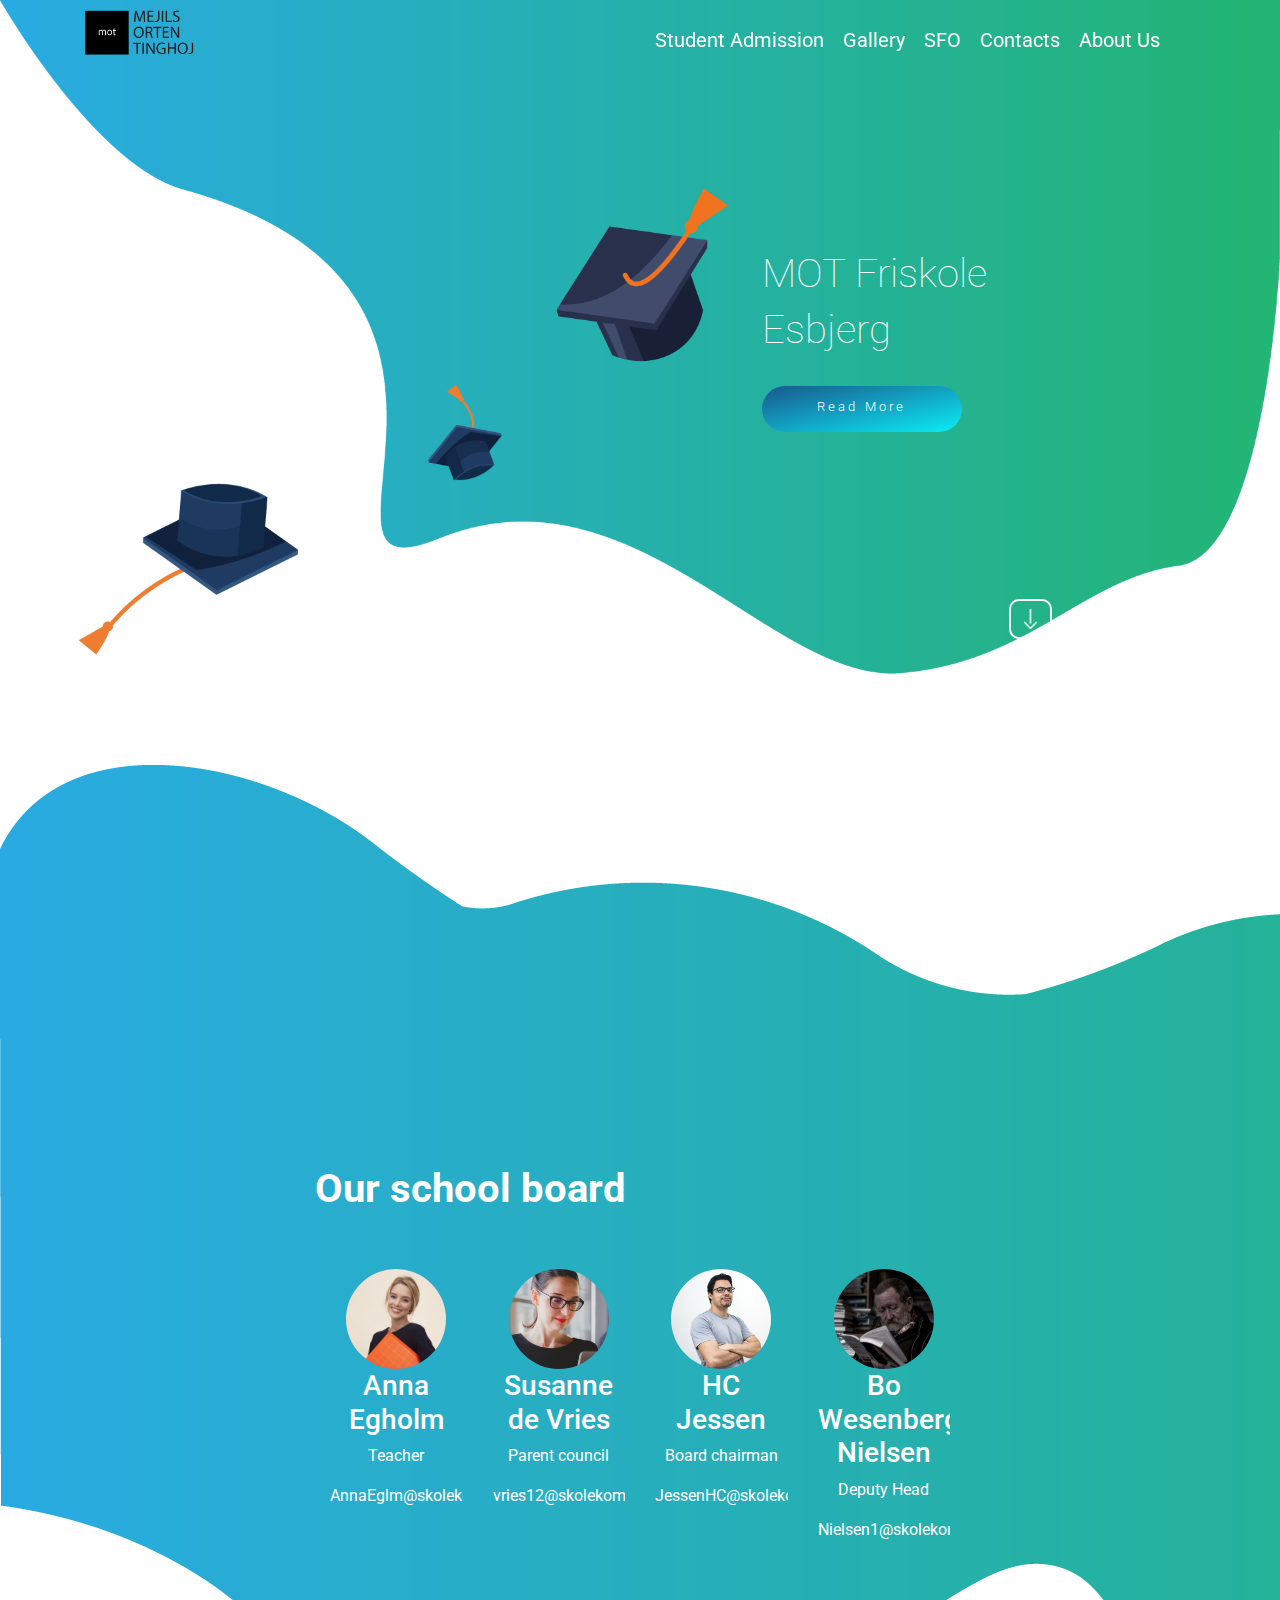
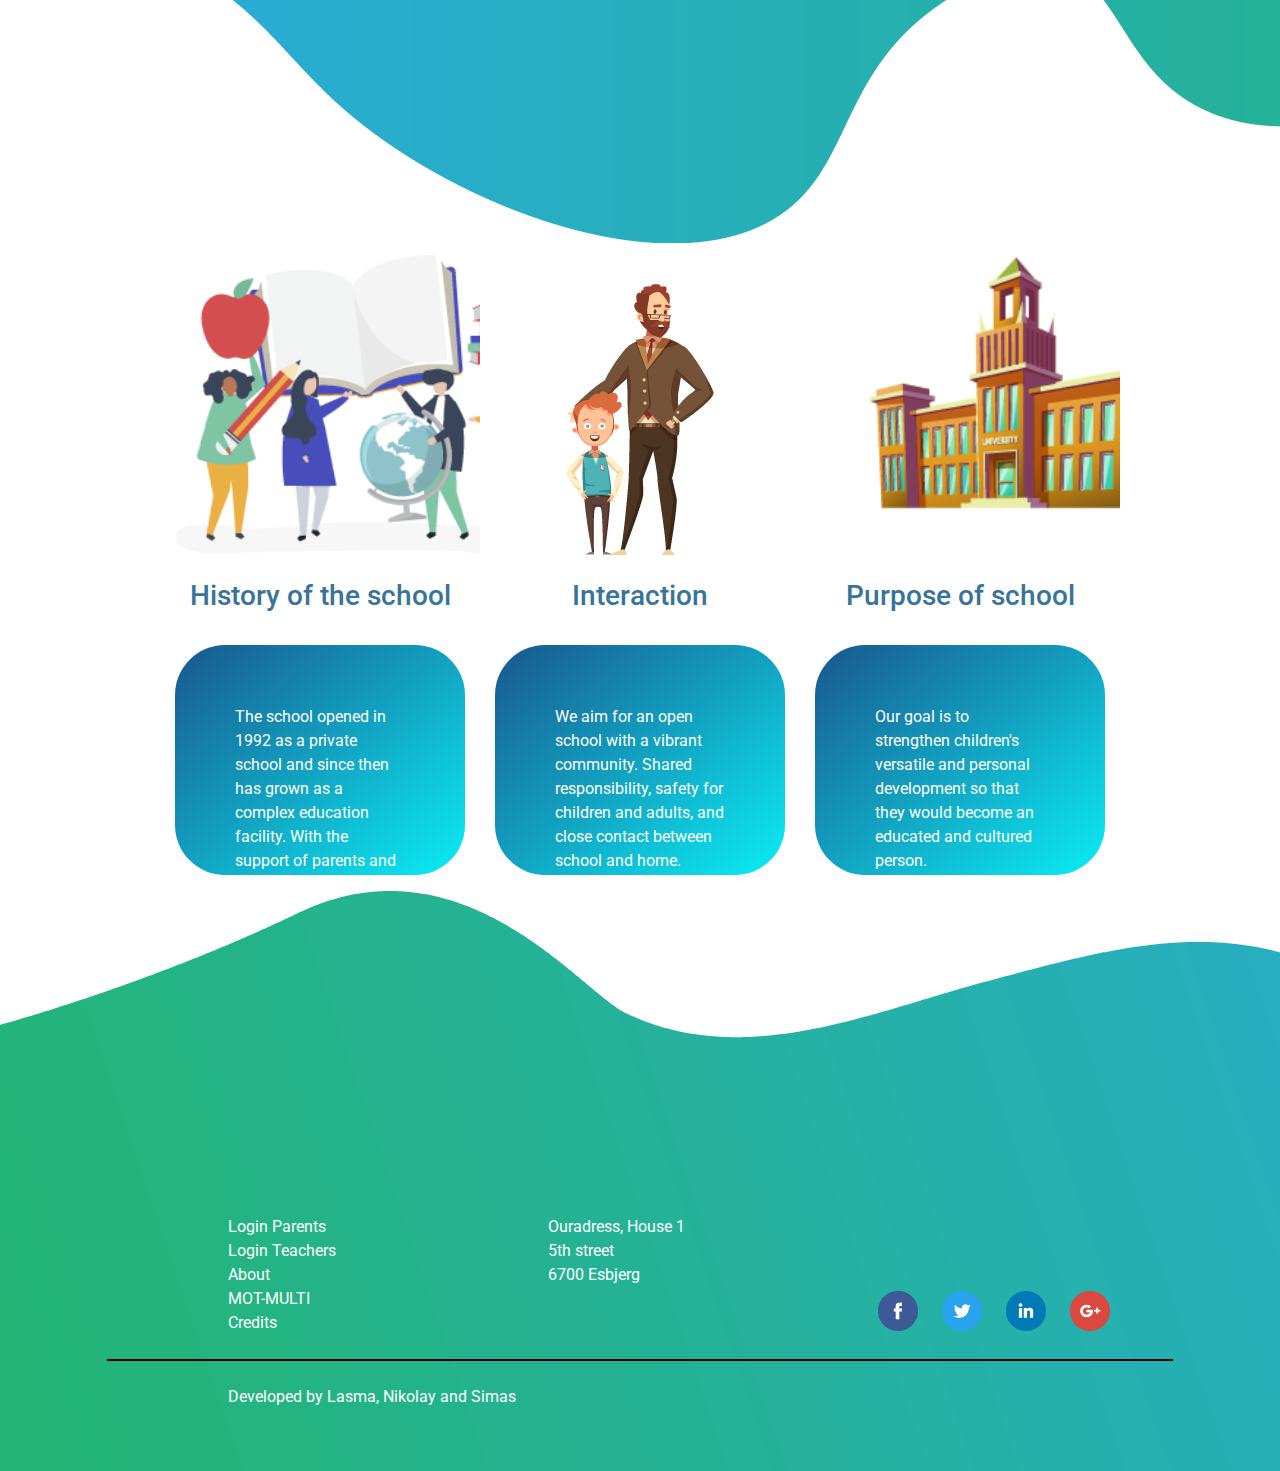
<file: index.html>
<!DOCTYPE html>
<html lang="en">
<head>
    <link rel="icon" href="img/Header.png">
    <meta charset="UTF-8">
    <meta name="viewport" content="width=device-width, initial-scale=1.0, shrink-to-fit=no">
    <meta http-equiv="X-UA-Compatible" content="ie=edge">
    <!-- Bootstrap CSS -->
    <link rel="stylesheet" href="https://stackpath.bootstrapcdn.com/bootstrap/4.3.1/css/bootstrap.min.css" integrity="sha384-ggOyR0iXCbMQv3Xipma34MD+dH/1fQ784/j6cY/iJTQUOhcWr7x9JvoRxT2MZw1T" crossorigin="anonymous">
    
    <!-- Style Sheet -->
    <link rel="stylesheet" href="style.css">
    <style>
        @import url('https://fonts.googleapis.com/css?family=Roboto&display=swap');
        </style>
    <title>Mejls Orten Tinghøj Friskole</title>
</head>
<body>  
    <div>
      <img id="header" src="img/Header.png" alt="Mejls Orten Tinghøj Friskole">
    </div>

    
        <div class="container">
                <div class="row">
                  <div class="col-sm-2">
                        <div id="logo">
                            <a href="index.html"><img src="img/Logo.png" class="mt-2" style="max-height:50px ;" alt="Mejls Orten Tinghøj Friskole"></a>
                        </div>
                  </div>
                  <div class="col-md-4">
                    
                  </div>
                
                  <nav id="navigation" class="col-md-6 col-sm-12" >
                        <a class="hvr-underline-from-left" href="admissions.html"> Student Admission</a> 
                        <a class="hvr-underline-from-left" href=""> Gallery</a>
                        <a class="hvr-underline-from-left" href="skole.html"> SFO</a>
                        <a class="hvr-underline-from-left" href="contacts.html"> Contacts</a>
                        <a class="hvr-underline-from-left" href="contacts.html" href="aboutus.html"> About Us</a>
                       
                        
                      
                      

                        
                  </nav>
                </div>
        </div>
        <div class="">
                <div id="SloganText"  class="offset-md-7 container col-md-5 col-sm-10">
                    <div id="headerText"  class="">
                      <h1 class="font-weight-lighter light" style="overflow:hidden">MOT Friskole</h1>
                      <h1 class="font-weight-lighter light" style="overflow:hidden">Esbjerg</h1>
                    
                    <p></p>
                    <a href="aboutus.html"> <button type="button" class="btn btn-default mt-2 " data-toggle="collapse" data-target="#collapseExample" aria-expanded="false" aria-controls="collapseExample">
                        <i class="home" style="overflow:hidden">
                          Read More
                        </i>
                      </button> </a>
                      </p>
                    </div>
                </div>
              </div>
              <div class="">
                  <div id="arrowDown"  class="d-flex flex-row-reverse d-inline-flex col-sm-10">
                  <a href="#schoolBoard" ><img id="arrow" class="py-2 mt-5" src="img/arrow-down.png" height="40px" width="" alt=""></a>
                </div>
              </div>
                <br>
                
                
                <div>
                 
                </div>

                <div id="schoolBoard" style="overflow:hidden" class="container col-sm-12 col-md-12" >
                  <div id="textBoard">
                  <h1 class="font-weight-bold" style="overflow: hidden;">Our school board</h1> <br><br>           
                  <div id="nameCards" style="overflow:hidden" class="d-flex flex-row text-center">
                  
                    <div style="overflow:hidden" class="col-md-3 col-sm-12">
                    <img src="img/teacher.jpg" alt="teacher, Anna Egholm, phone, contacts">
                    <h3 style="overflow: hidden;">Anna Egholm</h3>
                    <p>Teacher</p>
                    <p>AnnaEglm@skolekom.dk</p>
                  </div>
                  <div  class="col-md-3 col-sm-12">
                    <img src="img/parent.jpg" alt="Parent council, Susanne de Vries, phone, contacts">
                    <h3 style="overflow: hidden;">Susanne de Vries</h3>
                    <p>Parent council</p>
                    <p>vries12@skolekom.dk</p>
                  </div>
                  <div  class="col-md-3 col-sm-12">
                    <img src="img/board.jpg" alt="Board chairman, HC Jessen, phone, contacts">
                    <h3 style="overflow: hidden;">HC Jessen</h3>
                    <p>Board chairman</p>
                    <p>JessenHC@skolekom.dk</p>
                  </div>
                  <div class="col-md-3 col-sm12 ">
                    <img src="img/deputy.jpg" alt="Deputy Head, Bo Wesenberg Nielsen, phone, contacts">
                    <h3 style="overflow: hidden">Bo Wesenberg Nielsen</h3>
                    <p>Deputy Head</p>
                    <p>Nielsen1@skolekom.dk</p>
                  </div>
                </div>  
                </div>
                </div>
                <div id="section3" class="d-flex justify-content-center">
                    <div class="col-sm-3 text-center">
                    <img src="img/Home_History.png" height="300px" alt="history, Mejls Orten Tinghøj Friskole">
                    <br>
                    <br>
                    <h3>History of the school</h3>
                    <br>
                    <p style="overflow: hidden;"class="text-left gradient-box  text-white">The school opened in 1992 as a private school and since then has grown as a complex education facility. 
                    With the support of parents and the Support Association anything is possible!
                    </p>
                    </div>
                    <div class="col-sm-3 text-center">
                    <img src="img/Home_Interaction.png" height="300px" alt="Mejls Orten Tinghøj Friskole">
                    <br>
                    <br>
                    <h3>Interaction</h3>
                    <br>
                    <p style="overflow: hidden;" class="text-left gradient-box  text-white">We aim for an open school with a vibrant community. Shared responsibility, safety for children and adults, 
                    and close contact between school and home.
                      </p>
                    </div>
                    <div class="col-sm-3 text-center">
                    <img src="img/Home_Purpose.png" height="300px" alt="Mejls Orten Tinghøj Friskole">
                    <br>
                    <br>
                    <h3>Purpose of school</h3>
                    <br>
                    <p style="overflow: hidden;" class="text-left gradient-box  text-white" >Our goal is to strengthen children's versatile and personal development so that they would become an educated and cultured person. 
                      </p>
                    </div>
                </div>

                
                
    <footer style="overflow:hidden">
        <div id="footerSection" class="d-flex" >
            <div id="footer_logo" class="offset-md-2">
           
            </div>
            <div class="col-sm-3">
            <br>
            <a href="https://mot-friskole.m.skoleintra.dk/Account/IdpLogin?role=Parent&partnerSp=urn%3Aitslearning%3Ansi%3Asaml%3A2.0%3Awww.mot-friskole.skoleintra.dk" target="_blank">Login Parents</a>
            <br>
            <a href="https://mot-friskole.m.skoleintra.dk/Account/IdpLogin?role=Teacher&partnerSp=urn%3Aitslearning%3Ansi%3Asaml%3A2.0%3Awww.mot-friskole.skoleintra.dk"target="_blank">Login Teachers</a>
            <br>
            <a href="aboutus.html">About</a>
            <br>
            <a href="https://mot-multi.dk" target="_blank">MOT-MULTI</a>
            <br>
            <a href="credits.html">Credits</a>
            </div>
            <div class="col-sm-3">
            <br>
            <p id="adress">Ouradress, House 1 <br>
              5th street <br>
              6700 Esbjerg
            </p>
            </div>
            <div id="socialIcons" class="col-sm-4">
            <a href="#"><img src="img/Facebook.png" height="40px" alt="friskole, Vejle"></a>
            <a href="#"><img src="img/Twitter.png" height="40px" alt="friskole, Vejle"></a>
            <a href="#"><img src="img/Linkdin.png" height="40px" alt="friskole, Vejle"></a>
            <a href=""><img src="img/Google.png" height="40px" alt="friskole, Vejle"></a>
            </div>
        </div>
       <br>
        <div id="hrNew" class="col-sm-10 offset-sm-1">
        </div>
        <br>
        <p id="devby" class="col-sm-4 offset-sm-2">Developed by Lasma,
           Nikolay and Simas</p>
       
    </footer>




    <script src="https://code.jquery.com/jquery-3.3.1.slim.min.js" 
    integrity="sha384-q8i/X+965DzO0rT7abK41JStQIAqVgRVzpbzo5smXKp4YfRvH+8abtTE1Pi6jizo" 
    crossorigin="anonymous"></script>
    <script src="https://cdnjs.cloudflare.com/ajax/libs/popper.js/1.14.7/umd/popper.min.js" 
    integrity="sha384-UO2eT0CpHqdSJQ6hJty5KVphtPhzWj9WO1clHTMGa3JDZwrnQq4sF86dIHNDz0W1" crossorigin="anonymous"></script>
    <script src="https://stackpath.bootstrapcdn.com/bootstrap/4.3.1/js/bootstrap.min.js" 
    integrity="sha384-JjSmVgyd0p3pXB1rRibZUAYoIIy6OrQ6VrjIEaFf/nJGzIxFDsf4x0xIM+B07jRM" crossorigin="anonymous"></script>
</body>
</html>
</file>
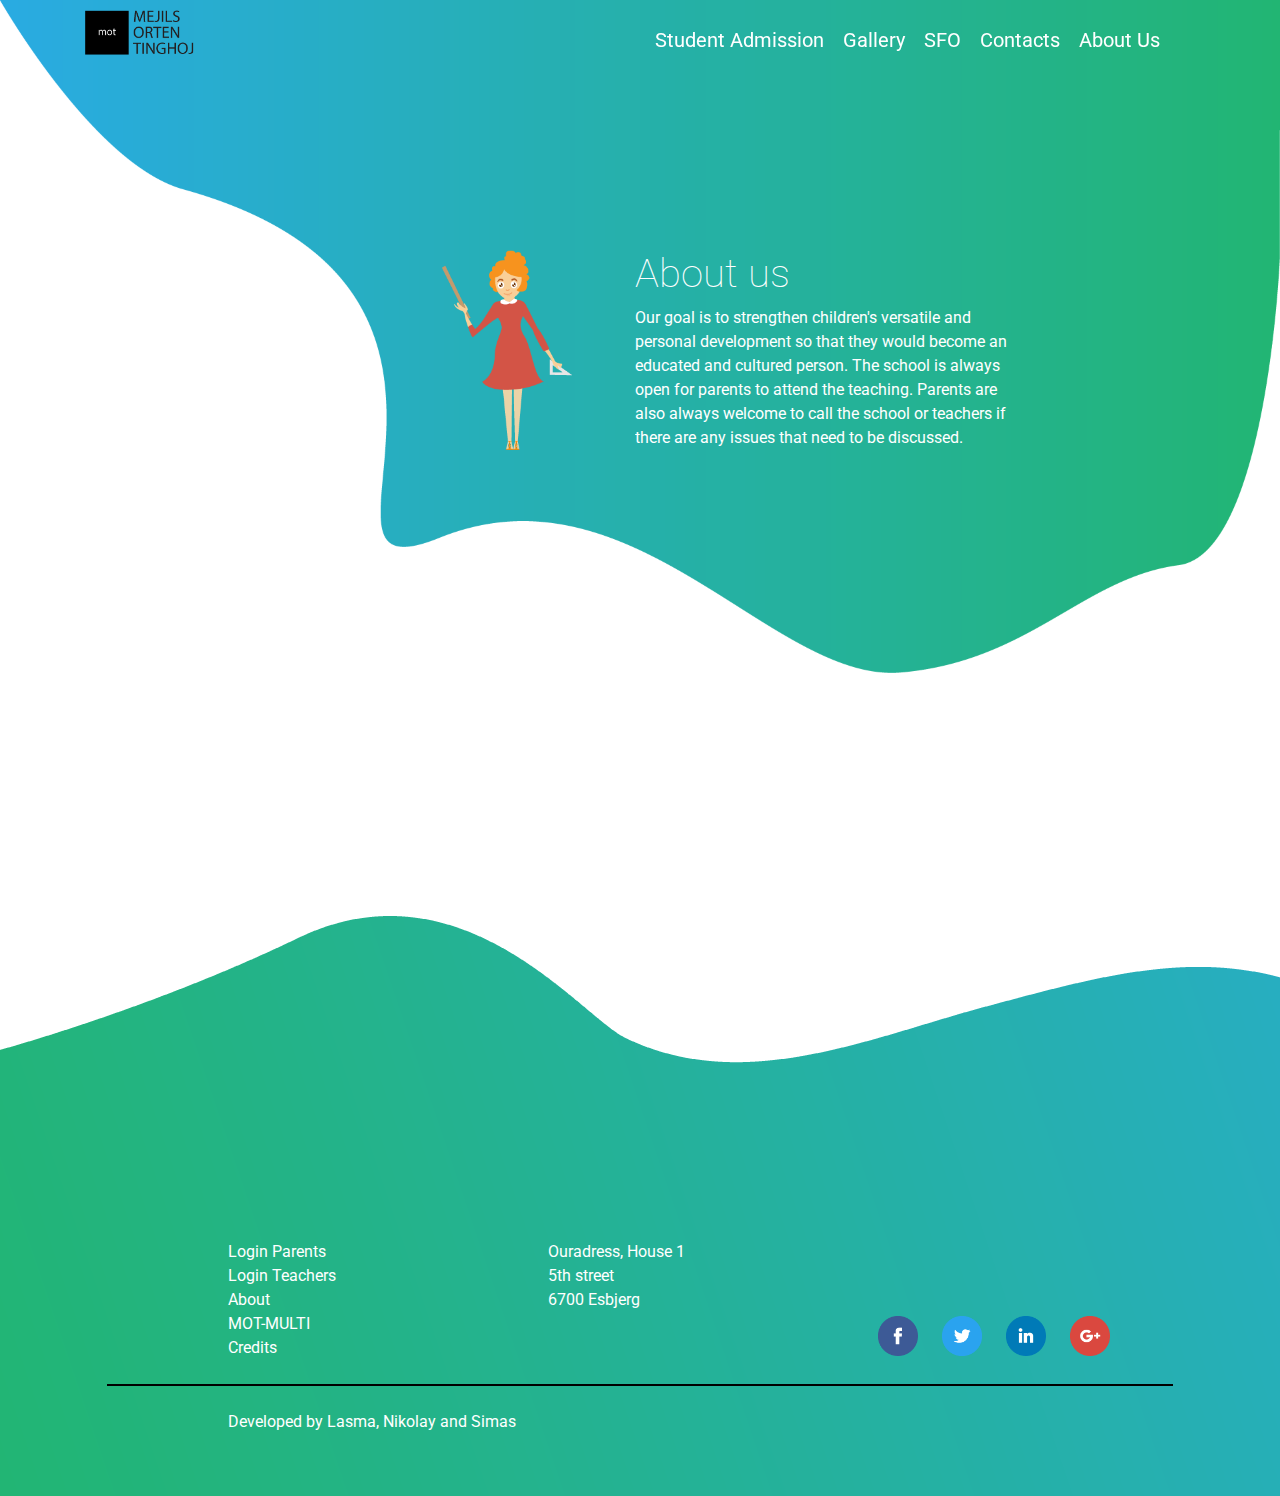
<file: aboutus.html>
<!DOCTYPE html>
<html lang="en">
<head>
    <link rel="icon" href="img/Header.png">
    <meta charset="UTF-8">
    <meta name="viewport" content="width=device-width, initial-scale=1.0">
    <meta http-equiv="X-UA-Compatible" content="ie=edge">
    <title>About Us</title>
    <link rel="stylesheet" href="aboutus.css">
       <!-- Bootstrap CSS -->
       <link rel="stylesheet" href="https://stackpath.bootstrapcdn.com/bootstrap/4.3.1/css/bootstrap.min.css" integrity="sha384-ggOyR0iXCbMQv3Xipma34MD+dH/1fQ784/j6cY/iJTQUOhcWr7x9JvoRxT2MZw1T" crossorigin="anonymous">
       <!-- Style Sheet -->
        <link rel="stylesheet" href="style.css">
        <style>
            @import url('https://fonts.googleapis.com/css?family=Roboto&display=swap');
            </style>
</head>
<body>
    <div>
        <img id="header" src="img/SFO_Background.png" alt="Mejls Orten Tinghøj Friskole">
      </div>
  
      
          <div class="container">
                  <div class="row">
                    <div class="col-sm-2">
                          <div id="logo">
                            <a href="index.html"><img src="img/Logo.png" class="mt-2" style="max-height:50px ;" alt="Mejls Orten Tinghøj Friskole"></a>
                          </div>
                    </div>
                    <div class="col-sm-4">
                      
                    </div>
                  
                    <nav id="navigation" class="col-md-6 col-sm-12" >
                          <a  class="hvr-underline-from-left" href="admissions.html"> Student Admission</a> 
                          <a  class="hvr-underline-from-left" href=""> Gallery</a>
                          <a  class="hvr-underline-from-left" href="skole.html"> SFO</a>
                          <a  class="hvr-underline-from-left" href="contacts.html"> Contacts</a>
                          <a  class="hvr-underline-from-left" href="aboutus.html"> About Us</a>
                          
                    </nav>
                  </div>
          </div>
          <div class="">
            
              <div id="SloganText"  class="col-sm-12 col-md-12 d-flex offset-md-4">
                    <img id="chica" class="" src="img/chica.png" height="200px" class="" alt="Mejls Orten Tinghøj Friskole">
                      <div id="headerText"  class="col-md-4 ml-5">
                        <h1 class="font-weight-lighter light" style="overflow:hidden">About us</h1>
                        <p class="font-weight-normal" style="overflow:hidden">Our goal is to strengthen children's versatile and personal development so that they would become an educated and cultured person. 
                            The school is always open for parents to attend the teaching.
                            Parents are also always welcome to call the school or teachers if there are any issues that need to be discussed.
                             </p>
                      
                      
                       
                      </div>
                  </div>
                </div>
                <footer style="overflow:hidden">
                    <div id="footerSection" class="d-flex" >
                        <div id="footer_logo" class="offset-md-2">
                       
                        </div>
                        <div class="col-sm-3">
                        <br>
                        <a href="https://mot-friskole.m.skoleintra.dk/Account/IdpLogin?role=Parent&partnerSp=urn%3Aitslearning%3Ansi%3Asaml%3A2.0%3Awww.mot-friskole.skoleintra.dk" target="_blank">Login Parents</a>
                        <br>
                        <a href="https://mot-friskole.m.skoleintra.dk/Account/IdpLogin?role=Teacher&partnerSp=urn%3Aitslearning%3Ansi%3Asaml%3A2.0%3Awww.mot-friskole.skoleintra.dk"target="_blank">Login Teachers</a>
                        <br>
                        <a href="aboutus.html">About</a>
                        <br>
                        <a href="https://mot-multi.dk" target="_blank">MOT-MULTI</a>
                        <br>
                        <a href="credits.html">Credits</a>
                        </div>
                        <div class="col-sm-3">
                        <br>
                        <p id="adress">Ouradress, House 1 <br>
                          5th street <br>
                          6700 Esbjerg
                        </p>
                        </div>
                        <div id="socialIcons" class="col-sm-4">
                        <a href="#"><img src="img/Facebook.png" height="40px" alt="friskole, Vejle"></a>
                        <a href="#"><img src="img/Twitter.png" height="40px" alt="friskole, Vejle"></a>
                        <a href="#"><img src="img/Linkdin.png" height="40px" alt="friskole, Vejle"></a>
                        <a href=""><img src="img/Google.png" height="40px" alt="friskole, Vejle"></a>
                        </div>
                    </div>
                   <br>
                    <div id="hrNew" class="col-sm-10 offset-sm-1">
                    </div>
                    <br>
                    <p id="devby" class="col-sm-4 offset-sm-2">Developed by Lasma,
                       Nikolay and Simas</p>
                   
                </footer>


                <script src="https://code.jquery.com/jquery-3.3.1.slim.min.js" 
                            integrity="sha384-q8i/X+965DzO0rT7abK41JStQIAqVgRVzpbzo5smXKp4YfRvH+8abtTE1Pi6jizo" 
                            crossorigin="anonymous"></script>
                            <script src="https://cdnjs.cloudflare.com/ajax/libs/popper.js/1.14.7/umd/popper.min.js" 
                            integrity="sha384-UO2eT0CpHqdSJQ6hJty5KVphtPhzWj9WO1clHTMGa3JDZwrnQq4sF86dIHNDz0W1" crossorigin="anonymous"></script>
                            <script src="https://stackpath.bootstrapcdn.com/bootstrap/4.3.1/js/bootstrap.min.js" 
                            integrity="sha384-JjSmVgyd0p3pXB1rRibZUAYoIIy6OrQ6VrjIEaFf/nJGzIxFDsf4x0xIM+B07jRM" crossorigin="anonymous"></script>
</body>
</html>
</file>
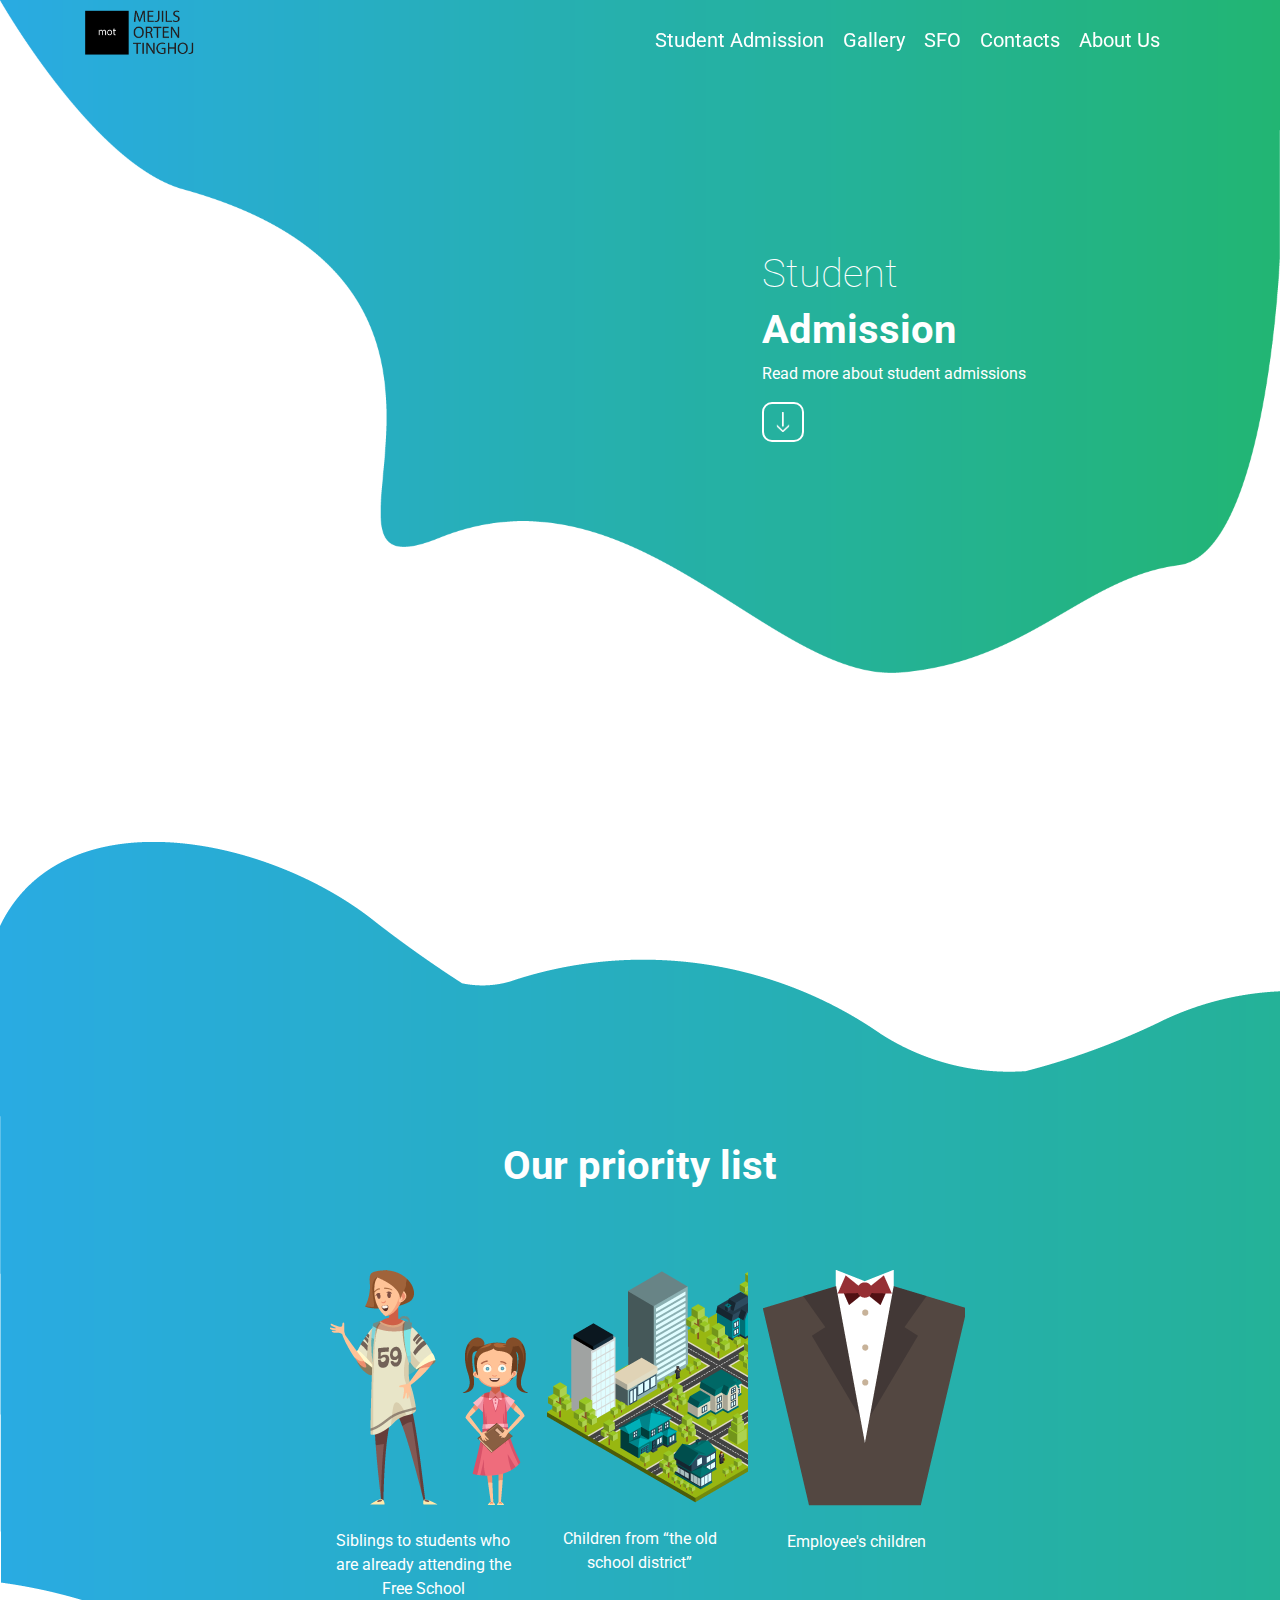
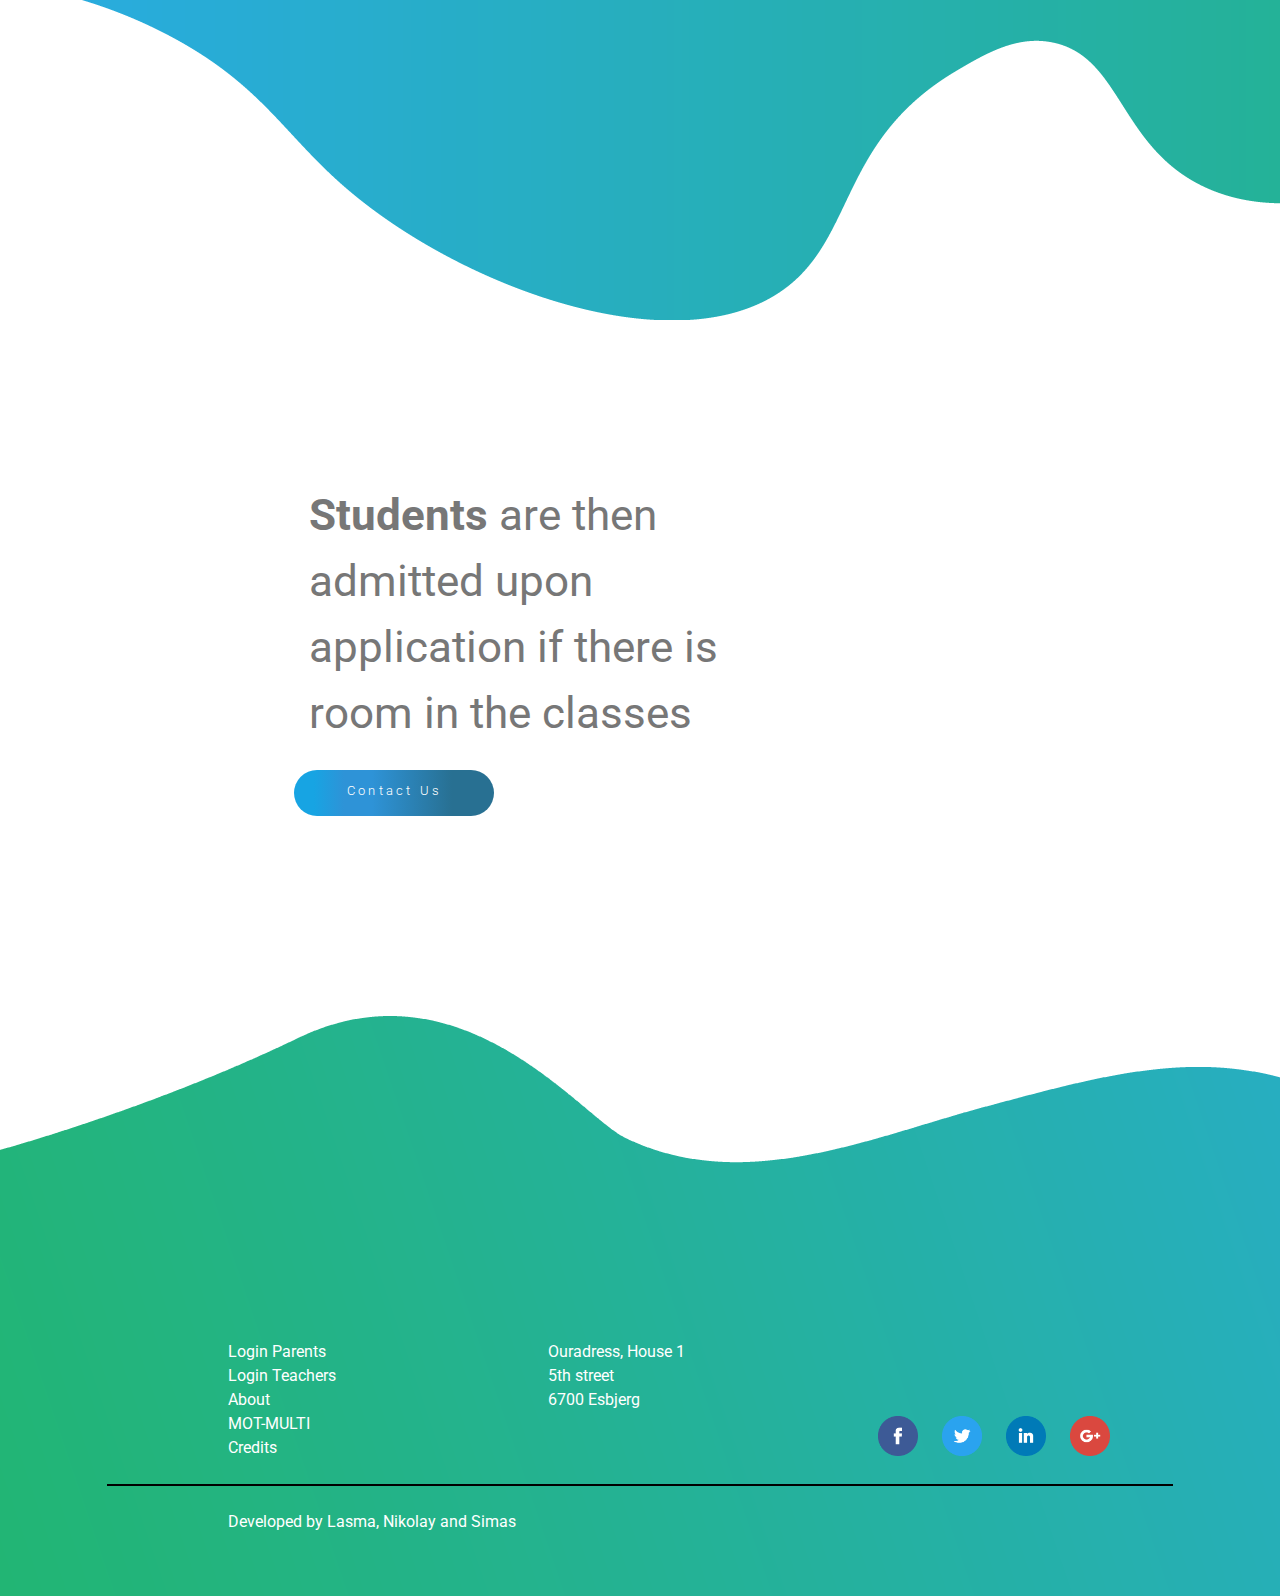
<file: admissions.html>
<!DOCTYPE html>
<html lang="en">
<head>
    <link rel="icon" href="img/Header.png">
    <meta charset="UTF-8">
    <meta name="viewport" content="width=device-width, initial-scale=1.0">
    <meta http-equiv="X-UA-Compatible" content="ie=edge">
    <title>Student Admissions</title>
     <!-- Bootstrap CSS -->
     <link rel="stylesheet" href="https://stackpath.bootstrapcdn.com/bootstrap/4.3.1/css/bootstrap.min.css" integrity="sha384-ggOyR0iXCbMQv3Xipma34MD+dH/1fQ784/j6cY/iJTQUOhcWr7x9JvoRxT2MZw1T" crossorigin="anonymous">
     <!-- Style Sheet -->
      <link rel="stylesheet" href="admissions.css">
      <style>
          @import url('https://fonts.googleapis.com/css?family=Roboto&display=swap');
          </style>
</head>
<body>
        <div>
                <img id="header" src="img/SFO_Background.png" alt="Mejls Orten Tinghøj Friskole, working hours, cost, SFO , Skole, Fritids, Ordning">
              </div>
          
              
                  <div class="container">
                          <div class="row">
                            <div class="col-sm-2">
                                  <div id="logo">
                                    <a href="index.html"><img src="img/Logo.png" class="mt-2" style="max-height:50px ;" alt="Mejls Orten Tinghøj Friskole"></a>
                                  </div>
                            </div>
                            <div class="col-sm-4">
                              
                            </div>
                          
                            <nav id="navigation" class="col-md-6 col-sm-12" >
                                  <a  class="hvr-underline-from-left" href="admissions.html"> Student Admission</a> 
                                  <a  class="hvr-underline-from-left" href=""> Gallery</a>
                                  <a  class="hvr-underline-from-left" href="skole.html"> SFO</a>
                                  <a  class="hvr-underline-from-left" href="contacts.html"> Contacts</a>
                                  <a  class="hvr-underline-from-left" href="aboutus.html"> About Us</a>
                                  
                            </nav>
                          </div>
                </div>
                <div class="">
                          <div id="SloganText"  class="offset-md-7 container col-md-5 col-sm-10">
                              <div id="headerText"  class="">
                                <h1 class="font-weight-lighter light" style="overflow:hidden">Student</h1>
                                <h1 class="font-weight-bold" style="overflow:hidden">Admission</h1>
                                <p>Read more about student admissions </p>
                              </div>
                              <div class="">
                                <a href="#textBoard" id="arrow_down">
                                  <img id="arrow" class="py-2" src="img/arrow-down.png" height="40px" alt="">
                                </a>
                              </div>
                          </div>
                </div>
                <div id="schoolBoard" style="overflow:hidden" class="container col-sm-12" >
                        <div id="textBoard">
                        <h1 class="font-weight-bold text-center" style="overflow: hidden;">Our priority list</h1> <br><br><br>           
                        <div id="nameCards" style="overflow:hidden" class="d-flex flex-row text-center">
                        <div style="overflow:hidden" class="col-md-4 col-sm-12">
                          <img src="img/First.png" alt="priority list">
                          <br>
                          <br>
                          <p>Siblings to students who are already attending the Free School</p>
                        </div>
                        <div  class="col-md-4 col-sm-12">
                          <img src="img/Second.png" alt="priority list">
                          <br>
                          <br>
                          <p> Children from “the old school district”</p>
                          
                        </div>
                        <div  class="col-md-4 col-sm-12">
                          <img src="img/Third.png" alt="priority list">
                          <br>
                          <br>
                          <p>Employee's children</p>
                        </div>
                      </div>  
                      </div>
                      </div>
                      <div id="section3" class="container col-sm-10">
                            <div class="col-sm-6 offset-sm-2">
                          
                            <p id="admiss" class="text-left">
                            <span class="font-weight-bold">Students</span> 
                            are then admitted upon application if there is room in the classes
                            </p>
                            </div>
                            
                           <a href="contacts.html"> <button type="button" class="btn btn-default mt-2 offset-sm-2 mr-2 " role="button">
                                    <i class="home" style="overflow:hidden">
                                      Contact Us
                                    </i>
                                  </button>
                                </a>
                        </div>

                        <footer style="overflow:hidden">
                            <div id="footerSection" class="d-flex" >
                                <div id="footer_logo" class="offset-md-2">
                               
                                </div>
                                <div class="col-sm-3">
                                <br>
                                <a href="https://mot-friskole.m.skoleintra.dk/Account/IdpLogin?role=Parent&partnerSp=urn%3Aitslearning%3Ansi%3Asaml%3A2.0%3Awww.mot-friskole.skoleintra.dk" target="_blank">Login Parents</a>
                                <br>
                                <a href="https://mot-friskole.m.skoleintra.dk/Account/IdpLogin?role=Teacher&partnerSp=urn%3Aitslearning%3Ansi%3Asaml%3A2.0%3Awww.mot-friskole.skoleintra.dk"target="_blank">Login Teachers</a>
                                <br>
                                <a href="aboutus.html">About</a>
                                <br>
                                <a href="https://mot-multi.dk" target="_blank">MOT-MULTI</a>
                                <br>
                                <a href="credits.html">Credits</a>
                                </div>
                                <div class="col-sm-3">
                                <br>
                                <p id="adress">Ouradress, House 1 <br>
                                  5th street <br>
                                  6700 Esbjerg
                                </p>
                                </div>
                                <div id="socialIcons" class="col-sm-4">
                                <a href="#"><img src="img/Facebook.png" height="40px" alt="friskole, Vejle"></a>
                                <a href="#"><img src="img/Twitter.png" height="40px" alt="friskole, Vejle"></a>
                                <a href="#"><img src="img/Linkdin.png" height="40px" alt="friskole, Vejle"></a>
                                <a href=""><img src="img/Google.png" height="40px" alt="friskole, Vejle"></a>
                                </div>
                            </div>
                           <br>
                            <div id="hrNew" class="col-sm-10 offset-sm-1">
                            </div>
                            <br>
                            <p id="devby" class="col-sm-4 offset-sm-2">Developed by Lasma,
                               Nikolay and Simas</p>
                           
                        </footer>
                        
                        
                        
                        
                            <script src="https://code.jquery.com/jquery-3.3.1.slim.min.js" 
                            integrity="sha384-q8i/X+965DzO0rT7abK41JStQIAqVgRVzpbzo5smXKp4YfRvH+8abtTE1Pi6jizo" 
                            crossorigin="anonymous"></script>
                            <script src="https://cdnjs.cloudflare.com/ajax/libs/popper.js/1.14.7/umd/popper.min.js" 
                            integrity="sha384-UO2eT0CpHqdSJQ6hJty5KVphtPhzWj9WO1clHTMGa3JDZwrnQq4sF86dIHNDz0W1" crossorigin="anonymous"></script>
                            <script src="https://stackpath.bootstrapcdn.com/bootstrap/4.3.1/js/bootstrap.min.js" 
                            integrity="sha384-JjSmVgyd0p3pXB1rRibZUAYoIIy6OrQ6VrjIEaFf/nJGzIxFDsf4x0xIM+B07jRM" crossorigin="anonymous"></script>
</body>
</html>
</file>
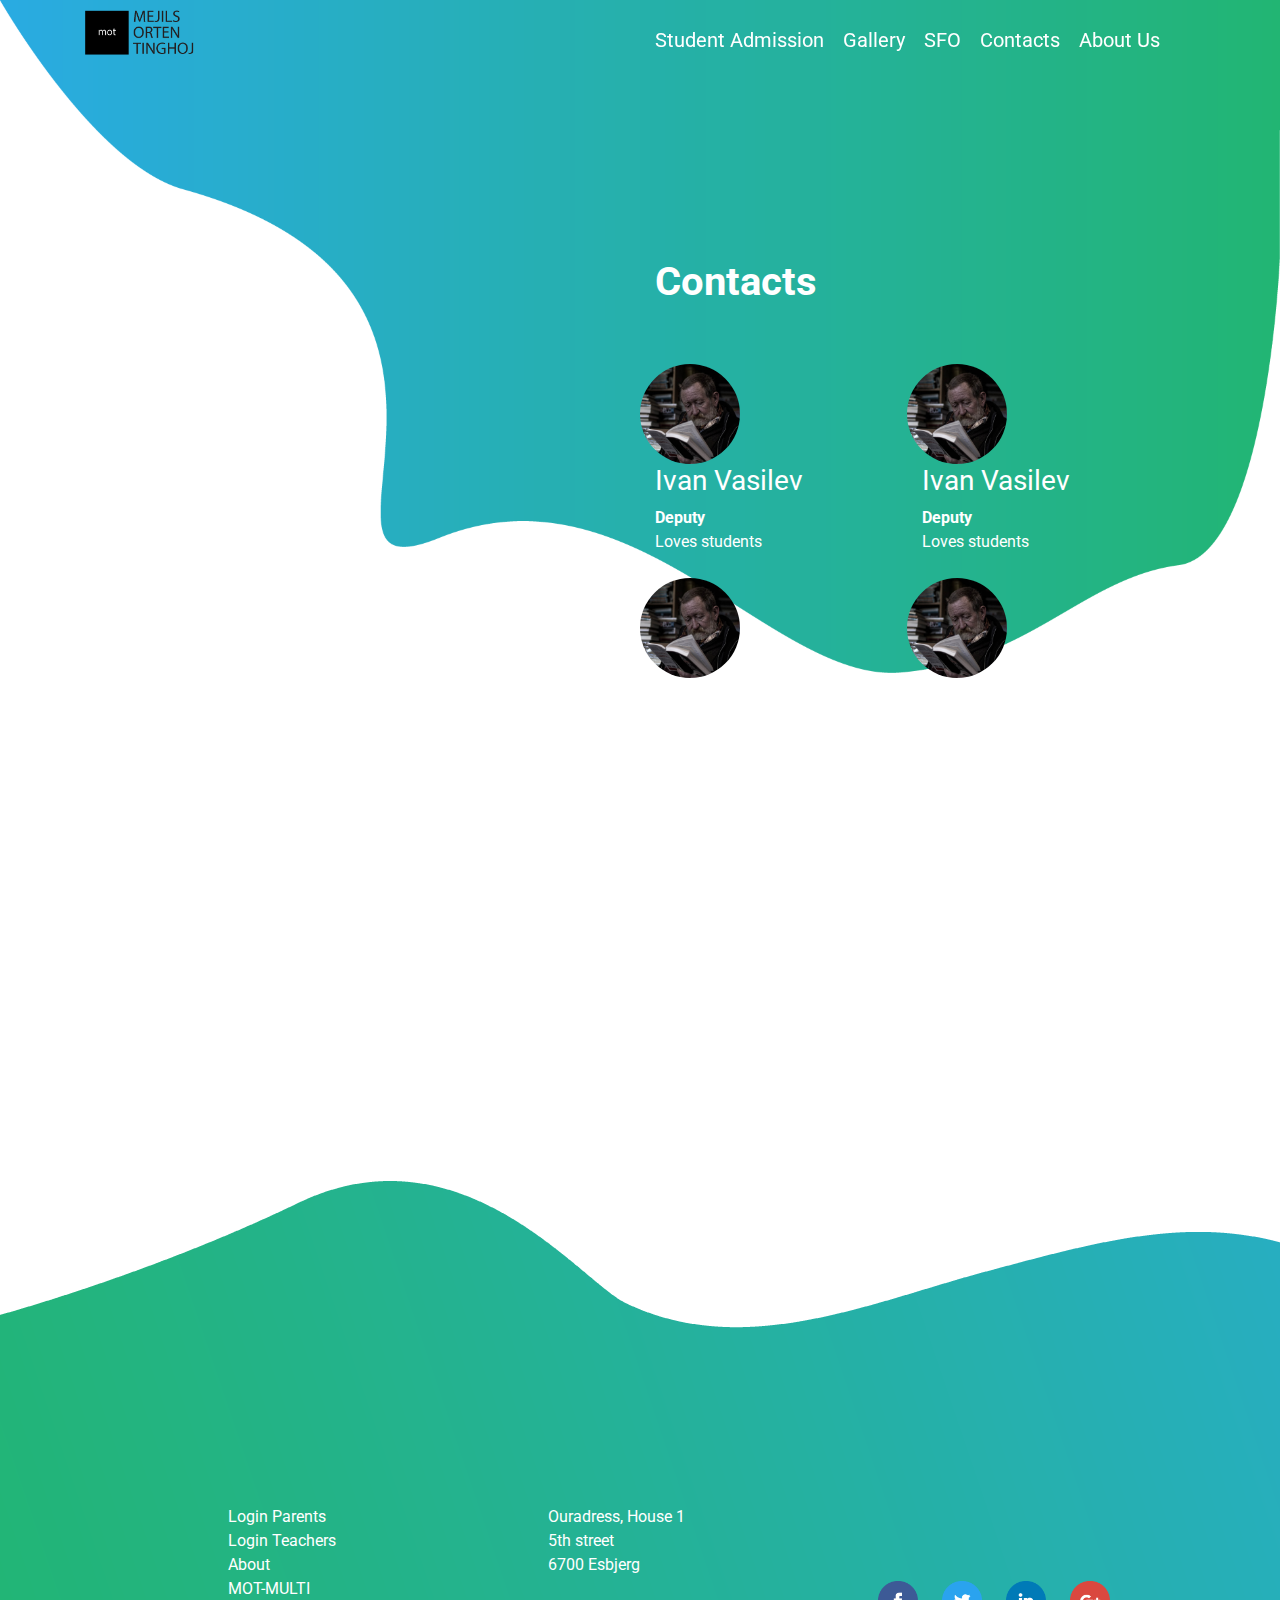
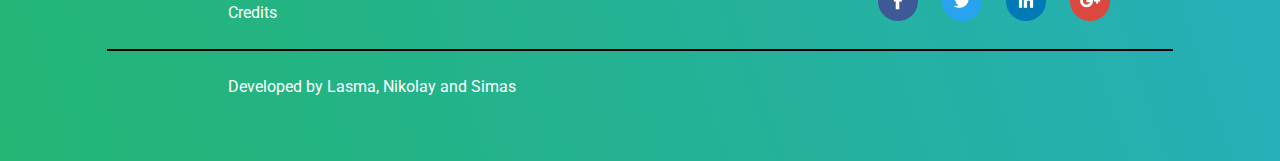
<file: contacts.html>
<!DOCTYPE html>
<html lang="en">
<head>
    <link rel="icon" href="img/Header.png">
    <meta charset="UTF-8">
    <meta name="viewport" content="width=device-width, initial-scale=1.0, shrink-to-fit=no">
    <meta http-equiv="X-UA-Compatible" content="ie=edge">
    <!-- Bootstrap CSS -->
    <link rel="stylesheet" href="https://stackpath.bootstrapcdn.com/bootstrap/4.3.1/css/bootstrap.min.css" integrity="sha384-ggOyR0iXCbMQv3Xipma34MD+dH/1fQ784/j6cY/iJTQUOhcWr7x9JvoRxT2MZw1T" crossorigin="anonymous">
   <!-- Style Sheet -->
    <link rel="stylesheet" href="contacts.css">
    <style>
        @import url('https://fonts.googleapis.com/css?family=Roboto&display=swap');
        </style>
    <title>Contacts</title>
</head>
<body>  
    <div>
      <img id="header" src="img/SFO_Background.png" alt="Mejls Orten Tinghøj Friskole">
    </div>

    
        <div class="container">
                <div class="row">
                  <div class="col-sm-2">
                        <div id="logo">
                          <a href="index.html"><img src="img/Logo.png" class="mt-2" style="max-height:50px ;" alt="Mejls Orten Tinghøj Friskole"></a>
                        </div>
                  </div>
                  <div class="col-sm-4">
                    
                  </div>
                
                  <nav id="navigation" class="col-md-6 col-sm-12" >
                        <a class="hvr-underline-from-left" href="admissions.html"> Student Admission</a> 
                        <a class="hvr-underline-from-left" href=""> Gallery</a>
                        <a class="hvr-underline-from-left" href="skole.html"> SFO</a>
                        <a class="hvr-underline-from-left" href="contacts.html"> Contacts</a>
                        <a class="hvr-underline-from-left" href="aboutus.html"> About Us</a>
                        
                  </nav>
                </div>
        </div>
        <div class="">
                <div id="SloganText"  class="offset-md-6 container col-md-5 col-sm-10 mb-5">
                    <div id="headerText"  class="">
                      <h1 class="font-weight-bold" style="overflow:hidden">Contacts</h1>
                    </div>


                    <div class="row">
                      <div class="col-sm-6">
                        <div class="row ">
                           <div class="">
                             <img class="img-round" src="img/deputy.jpg" height="100px" alt="">
                           </div>
                           <div style="color: white;" class="col-auto d-flex flex-column text-left">
                              <h3 class="" style="font-weight: 400;">Ivan Vasilev</h3>
                              <strong>Deputy</strong>
                              <p>Loves students</p>
                            </div>
                        </div>
                      </div>  
                      <div class="col-sm-6">
                        <div class="row ">
                          <div class="">
                            <img class="img-round" src="img/deputy.jpg" height="100px" alt="">
                          </div>
                          <div style="color: white;"  class="col-auto d-flex flex-column">
                             <h3 class="" style="font-weight: 400;">Ivan Vasilev</h3>
                             <strong>Deputy</strong>
                             <p>Loves students</p>
                           </div>
                       </div>
                      </div>
                    </div>

                    <div class="row mt-2">
                      <div class="col-sm-6">
                        <div class="row ">
                           <div class="">
                             <img class="img-round" src="img/deputy.jpg" height="100px" alt="">
                           </div>
                           <div style="color: white;"  class="col-auto d-flex flex-column">
                              <h3 class="" style="font-weight: 400;">Ivan Vasilev</h3>
                              <strong>Deputy</strong>
                              <p>Loves students</p>
                            </div>
                        </div>
                      </div>  
                      <div class="col-md-6">
                        <div class="row ">
                          <div class="">
                            <img class="img-round" src="img/deputy.jpg" height="100px" alt="">
                          </div>
                          <div style="color: white;"  class="col-auto d-flex flex-column">
                             <h3 class="" style="font-weight: 400;">Ivan Vasilev</h3>
                             <strong>Deputy</strong>
                             <p>hisEmail@isHere.com</p>
                           </div>
                       </div>
                      </div>
                    </div>
                      <!-- <div class="row">
                      <div class="col d-flex ">
                        <img src="img/cash.png" height="40px" alt="">
                         
                        <h3 style="overflow: hidden;" class="text-center">Susanne de Vries</h3>
                        <p class="">Parent council</p>
                        <p>vries12@skolekom.dk</p>
                      </div>
                      <div class=" col">
                        <img src="img/cash.png" height="50px" alt="">
                      </div>
                      <div class="w-100"></div>
                      <div class=" col">
                        <img src="img/cash.png" height="50px" alt="">
                      </div>
                      <div class=" col">
                        <img src="img/cash.png" height="50px" alt="">
                      </div>
                    </div> -->
       
                </div>
              </div>
              
                

              
              <footer style="overflow:hidden">
                  <div id="footerSection" class="d-flex" >
                      <div id="footer_logo" class="offset-md-2">
                     
                      </div>
                      <div class="col-sm-3">
                      <br>
                      <a href="https://mot-friskole.m.skoleintra.dk/Account/IdpLogin?role=Parent&partnerSp=urn%3Aitslearning%3Ansi%3Asaml%3A2.0%3Awww.mot-friskole.skoleintra.dk" target="_blank">Login Parents</a>
                      <br>
                      <a href="https://mot-friskole.m.skoleintra.dk/Account/IdpLogin?role=Teacher&partnerSp=urn%3Aitslearning%3Ansi%3Asaml%3A2.0%3Awww.mot-friskole.skoleintra.dk"target="_blank">Login Teachers</a>
                      <br>
                      <a href="aboutus.html">About</a>
                      <br>
                      <a href="https://mot-multi.dk" target="_blank">MOT-MULTI</a>
                      <br>
                      <a href="credits.html">Credits</a>
                      </div>
                      <div class="col-sm-3">
                      <br>
                      <p id="adress">Ouradress, House 1 <br>
                        5th street <br>
                        6700 Esbjerg
                      </p>
                      </div>
                      <div id="socialIcons" class="col-sm-4">
                      <a href="#"><img src="img/Facebook.png" height="40px" alt="friskole, Vejle"></a>
                      <a href="#"><img src="img/Twitter.png" height="40px" alt="friskole, Vejle"></a>
                      <a href="#"><img src="img/Linkdin.png" height="40px" alt="friskole, Vejle"></a>
                      <a href=""><img src="img/Google.png" height="40px" alt="friskole, Vejle"></a>
                      </div>
                  </div>
                 <br>
                  <div id="hrNew" class="col-sm-10 offset-sm-1">
                  </div>
                  <br>
                  <p id="devby" class="col-sm-4 offset-sm-2">Developed by Lasma,
                     Nikolay and Simas</p>
                 
              </footer>

              
            </body>
</file>
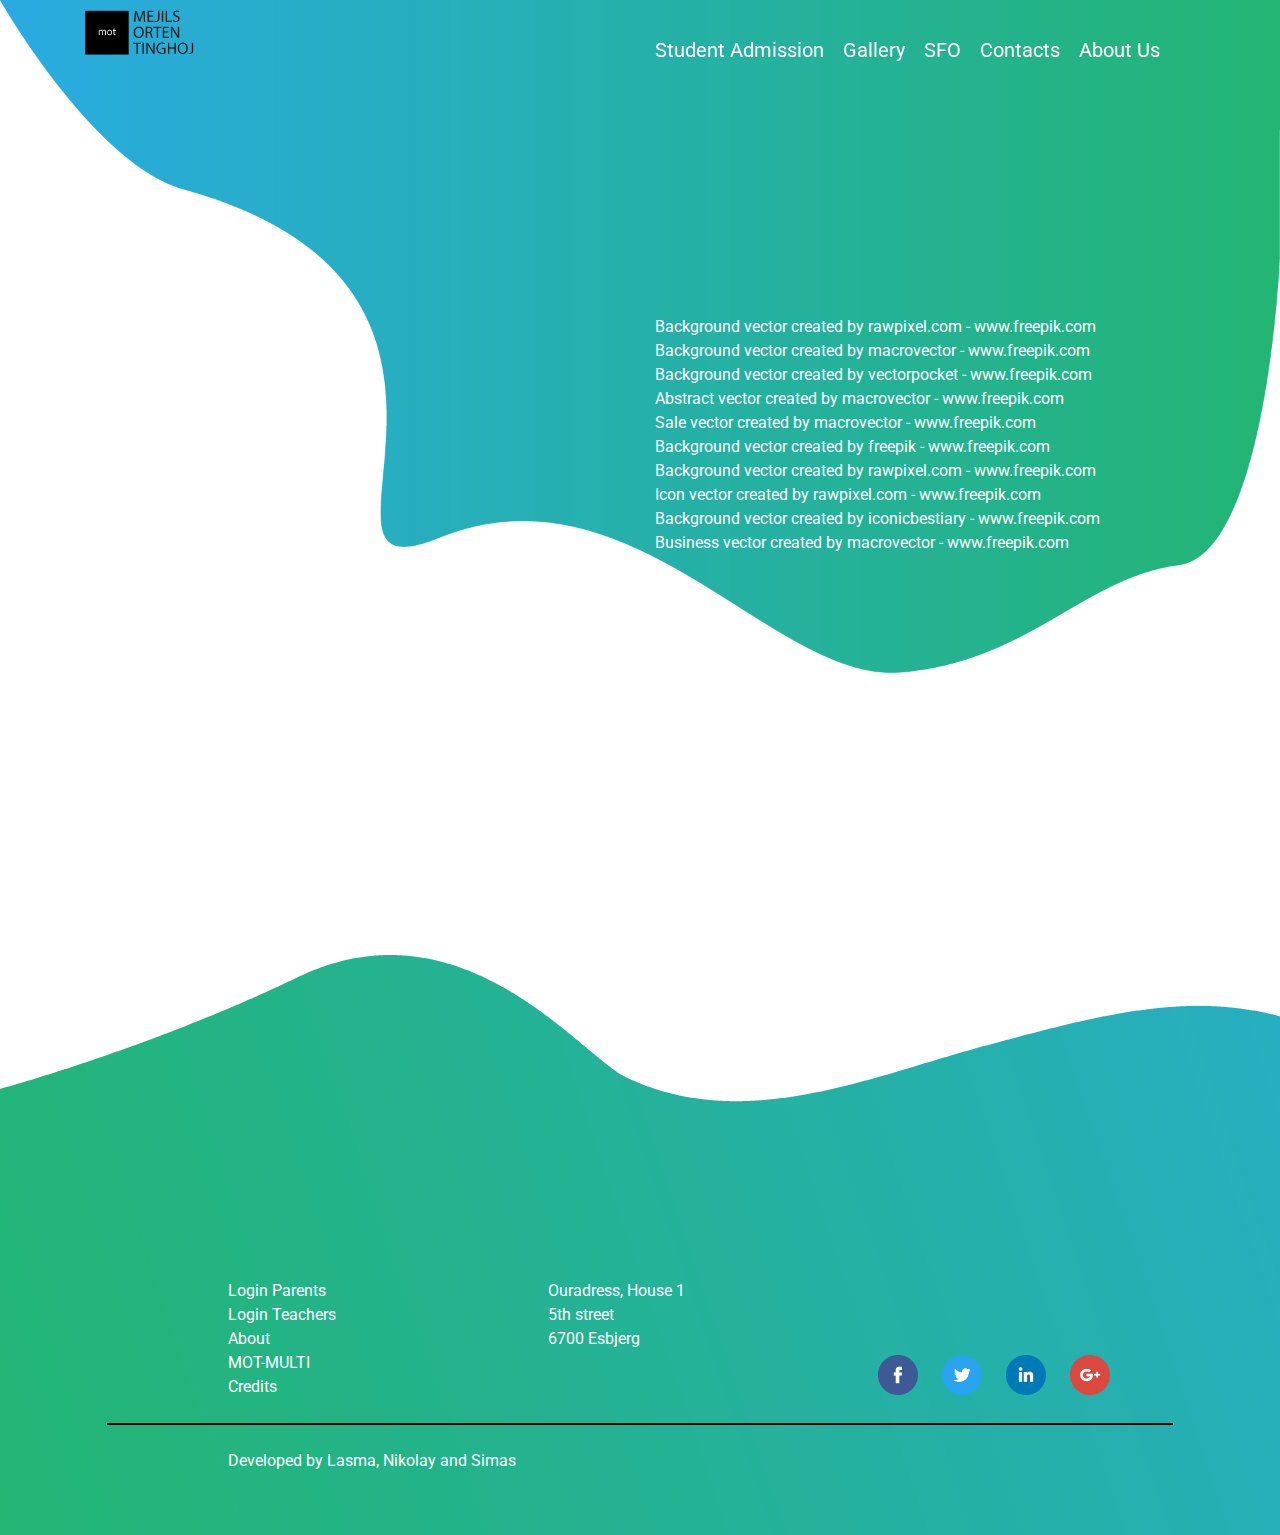
<file: credits.html>
<!DOCTYPE html>
<html lang="en">
<head>
    <link rel="icon" href="img/Header.png">
    <meta charset="UTF-8">
    <meta name="viewport" content="width=device-width, initial-scale=1.0, shrink-to-fit=no">
    <meta http-equiv="X-UA-Compatible" content="ie=edge">
    <!-- Bootstrap CSS -->
    <link rel="stylesheet" href="https://stackpath.bootstrapcdn.com/bootstrap/4.3.1/css/bootstrap.min.css" integrity="sha384-ggOyR0iXCbMQv3Xipma34MD+dH/1fQ784/j6cY/iJTQUOhcWr7x9JvoRxT2MZw1T" crossorigin="anonymous">
   <!-- Style Sheet -->
    <link rel="stylesheet" href="credits.css">
    <style>
        @import url('https://fonts.googleapis.com/css?family=Roboto&display=swap');
        </style>
    <title>Contacts</title>
</head>
<body>  
    <div>
      <img id="header" src="img/SFO_Background.png" alt="">
    </div>

    
        <div class="container">
                <div class="row">
                  <div class="col-sm-2">
                        <div id="logo">
                          <a href="index.html"><img src="img/Logo.png" class="mt-2" style="max-height:50px ;" alt=""></a>
                        </div>
                  </div>
                  <div class="col-sm-4">
                    
                  </div>
                
                  <nav id="navigation" class="col-md-6 col-sm-12" >
                        <a class="hvr-underline-from-left" href="admissions.html"> Student Admission</a> 
                        <a class="hvr-underline-from-left" href=""> Gallery</a>
                        <a class="hvr-underline-from-left" href="skole.html"> SFO</a>
                        <a class="hvr-underline-from-left" href="contacts.html"> Contacts</a>
                        <a class="hvr-underline-from-left" href="aboutus.html"> About Us</a>
                        
                  </nav>
                </div>
        </div>
        <div id="references" class="container offset-md-6 container col-md-5 col-sm-10">
                <a href="https://www.freepik.com/free-photos-vectors/background">Background vector created by rawpixel.com - www.freepik.com</a>
                <br>
                <a  href="https://www.freepik.com/free-photos-vectors/background">Background vector created by macrovector - www.freepik.com</a>
                <br>
                <a href="https://www.freepik.com/free-photos-vectors/background">Background vector created by vectorpocket - www.freepik.com</a>
                <br>
                <a href="https://www.freepik.com/free-photos-vectors/abstract">Abstract vector created by macrovector - www.freepik.com</a>
                <br>
                <a href="https://www.freepik.com/free-photos-vectors/sale">Sale vector created by macrovector - www.freepik.com</a>
                <br>
                <a href="https://www.freepik.com/free-photos-vectors/background">Background vector created by freepik - www.freepik.com</a>
                <br>
                <a href="https://www.freepik.com/free-photos-vectors/background">Background vector created by rawpixel.com - www.freepik.com</a>
                <br>
                <a href="https://www.freepik.com/free-photos-vectors/icon">Icon vector created by rawpixel.com - www.freepik.com</a>
                <br>
                <a href="https://www.freepik.com/free-photos-vectors/background">Background vector created by iconicbestiary - www.freepik.com</a>
                <br>
                <a href="https://www.freepik.com/free-photos-vectors/business">Business vector created by macrovector - www.freepik.com</a>
        </div>
        <footer style="overflow:hidden">
            <div id="footerSection" class="d-flex" >
                <div id="footer_logo" class="offset-md-2">
               
                </div>
                <div class="col-sm-3">
                <br>
                <a href="https://mot-friskole.m.skoleintra.dk/Account/IdpLogin?role=Parent&partnerSp=urn%3Aitslearning%3Ansi%3Asaml%3A2.0%3Awww.mot-friskole.skoleintra.dk" target="_blank">Login Parents</a>
                <br>
                <a href="https://mot-friskole.m.skoleintra.dk/Account/IdpLogin?role=Teacher&partnerSp=urn%3Aitslearning%3Ansi%3Asaml%3A2.0%3Awww.mot-friskole.skoleintra.dk"target="_blank">Login Teachers</a>
                <br>
                <a href="aboutus.html">About</a>
                <br>
                <a href="https://mot-multi.dk" target="_blank">MOT-MULTI</a>
                <br>
                <a href="credits.html">Credits</a>
                </div>
                <div class="col-sm-3">
                <br>
                <p id="adress">Ouradress, House 1 <br>
                  5th street <br>
                  6700 Esbjerg
                </p>
                </div>
                <div id="socialIcons" class="col-sm-4">
                <a href="#"><img src="img/Facebook.png" height="40px" alt="friskole, Vejle"></a>
                <a href="#"><img src="img/Twitter.png" height="40px" alt="friskole, Vejle"></a>
                <a href="#"><img src="img/Linkdin.png" height="40px" alt="friskole, Vejle"></a>
                <a href=""><img src="img/Google.png" height="40px" alt="friskole, Vejle"></a>
                </div>
            </div>
           <br>
            <div id="hrNew" class="col-sm-10 offset-sm-1">
            </div>
            <br>
            <p id="devby" class="col-sm-4 offset-sm-2">Developed by Lasma,
               Nikolay and Simas</p>
           
        </footer>
</body>
</html>
</file>
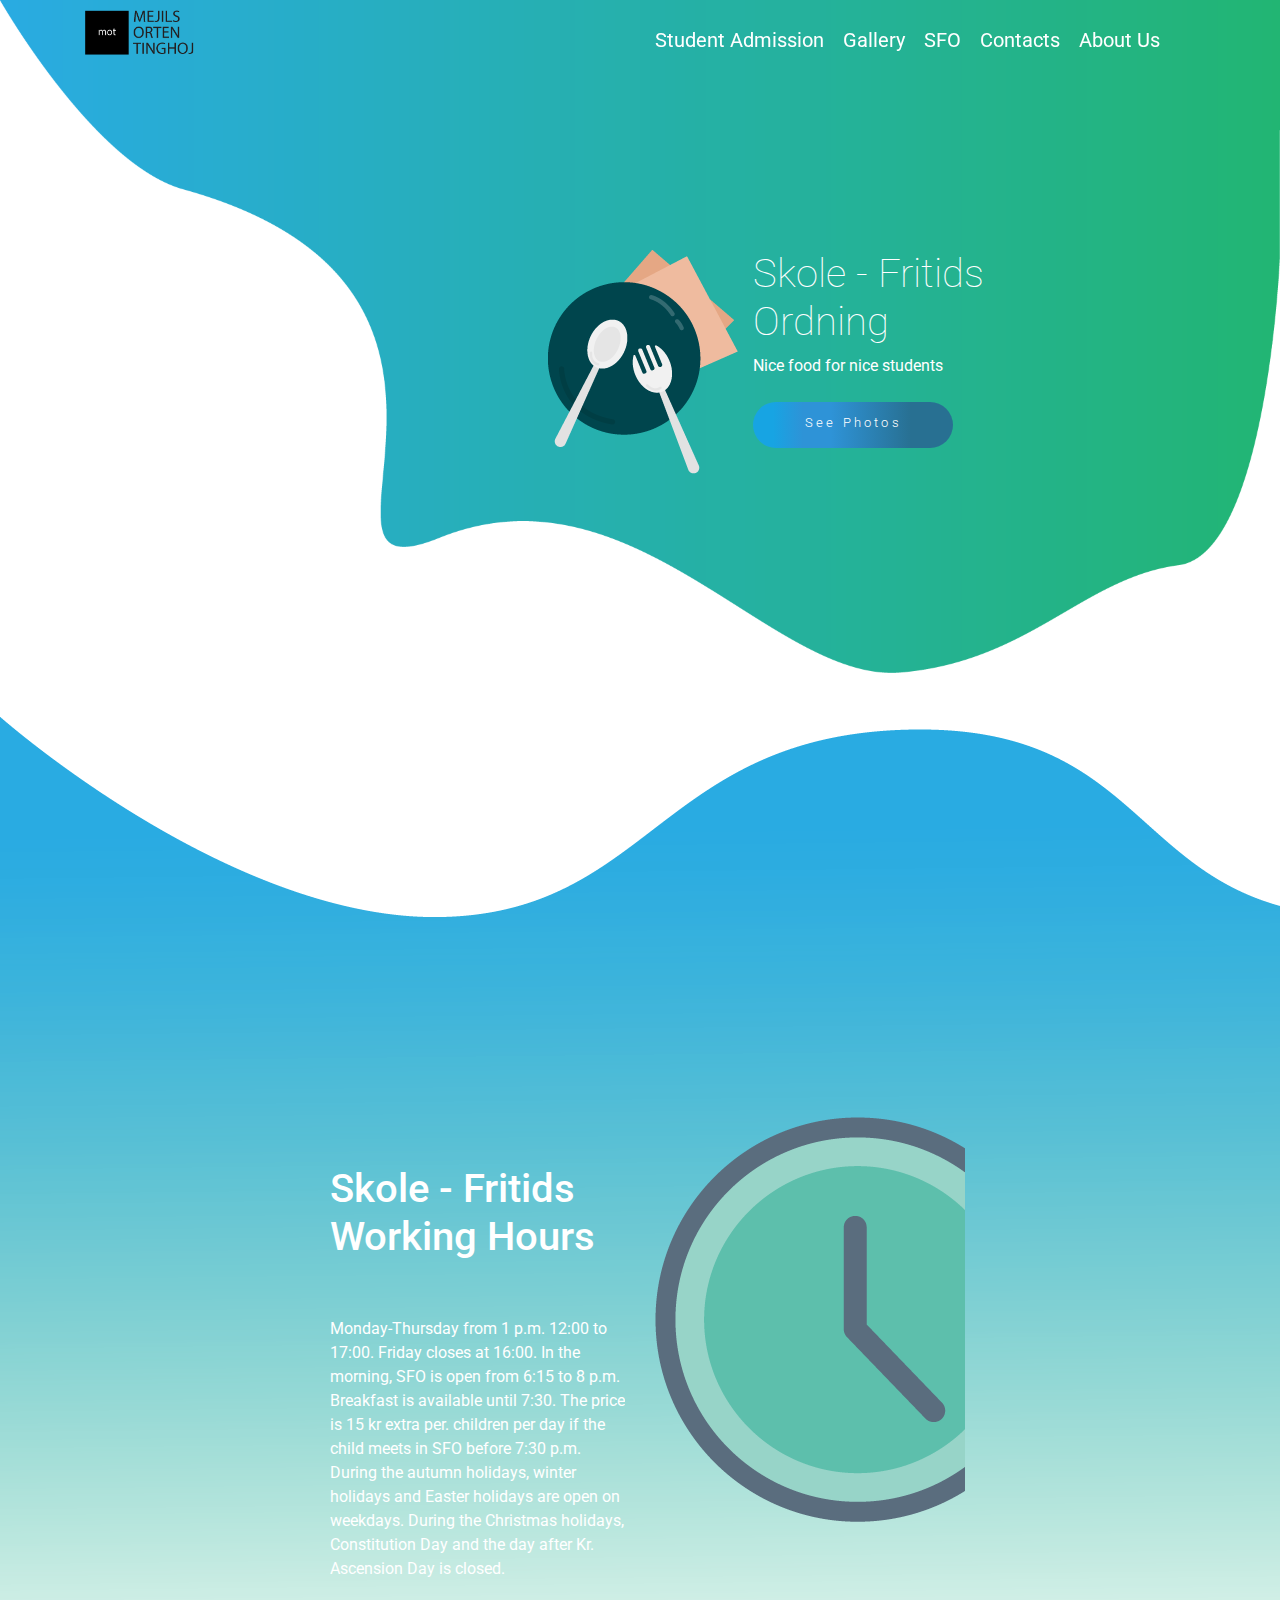
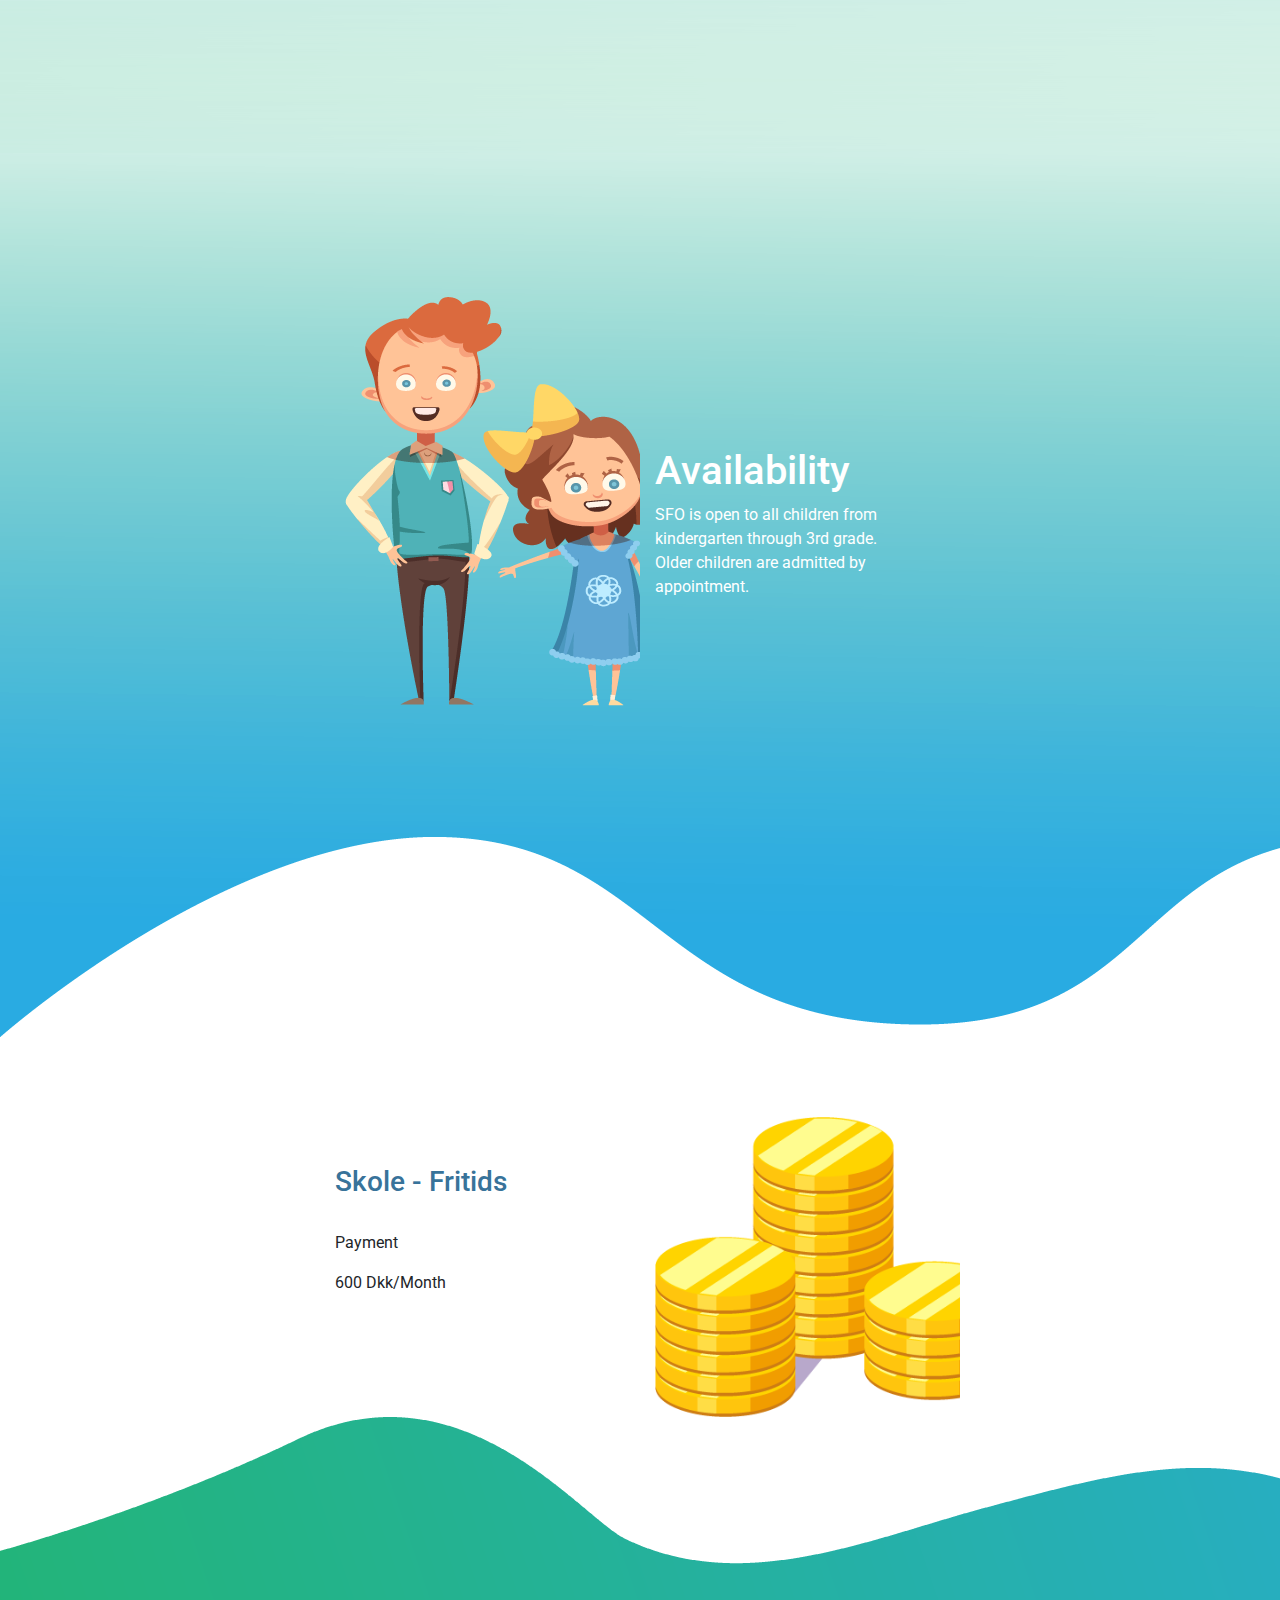
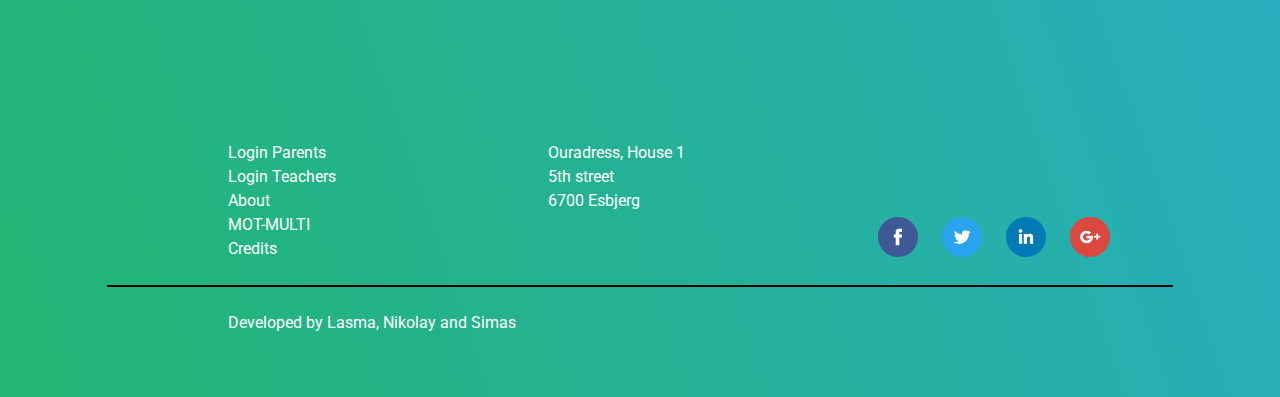
<file: skole.html>
<!DOCTYPE html>
<html lang="en">
<head>
    <link rel="icon" href="img/Header.png">
    <meta charset="UTF-8">
    <meta name="viewport" content="width=device-width, initial-scale=1.0, shrink-to-fit=no">
    <meta http-equiv="X-UA-Compatible" content="ie=edge">
    <!-- Bootstrap CSS -->
    <link rel="stylesheet" href="https://stackpath.bootstrapcdn.com/bootstrap/4.3.1/css/bootstrap.min.css" integrity="sha384-ggOyR0iXCbMQv3Xipma34MD+dH/1fQ784/j6cY/iJTQUOhcWr7x9JvoRxT2MZw1T" crossorigin="anonymous">
   <!-- Style Sheet -->
    <link rel="stylesheet" href="skole.css">
    <style>
        @import url('https://fonts.googleapis.com/css?family=Roboto&display=swap');
        </style>
    <title>Friskole</title>
</head>
<body>  
    <div>
      <img id="header" src="img/SFO_Background.png" alt="friskole, Vejle">
    </div>

    
        <div class="container">
                <div class="row">
                  <div class="col-sm-2">
                        <div id="logo">
                          <a href="index.html"><img src="img/Logo.png" class="mt-2" style="max-height:50px ;" alt="friskole, Vejle"></a>
                        </div>
                  </div>
                  <div class="col-sm-4">
                    
                  </div>
                
                  <nav id="navigation" class="col-md-6 col-sm-12" >
                        <a class="hvr-underline-from-left" href="admissions.html"> Student Admission</a> 
                        <a class="hvr-underline-from-left" href=""> Gallery</a>
                        <a class="hvr-underline-from-left" href="skole.html"> SFO</a>
                        <a class="hvr-underline-from-left" href="contacts.html"> Contacts</a>
                        <a class="hvr-underline-from-left" href="aboutus.html"> About Us</a>
                        
                  </nav>
                </div>
        </div>
        <div class="">
                <div id="SloganText"  class="col-sm-12 col-md-12 d-flex offset-md-5">
                        <img id="chica" class="" src="img/plate.png" class="" alt="friskole, Vejle, teacher">
                          <div id="headerText"  class="col-md-4">
                      <h1 class="font-weight-lighter light" style="overflow:hidden">Skole - Fritids <br> Ordning</h1>
                     
                      <p>Nice food for nice students</p>
                      <a href=" "><button type="button" class="btn btn-default mt-2 " href="">
                        <i class="home" style="overflow:hidden">
                          See Photos
                        </i>
                      </button> </a>
                    </div>
                </div>
              </div>
              <div id="schoolBoard" style="overflow:hidden" class="container col-sm-12" >
                    <div id="textBoard">
                    <div id="nameCards" style="overflow:hidden" class="d-flex flex-row text-left">
                    <div style="overflow:hidden" class="col-md-6 col-sm-12"> 
                      <br>
                      <br>
                      <h1 id="workinghrs" style="overflow: hidden;">Skole - Fritids <br>
                            Working Hours</h1>
                            <br><br>
                        <p>Monday-Thursday from 1 p.m. 12:00 to 17:00. Friday closes at 16:00. In
                           the morning, SFO is open from 6:15 to 8 p.m. Breakfast is available until 7:30. 
                           The price is 15 kr extra per. children per day if the child meets in SFO before 7:30 p.m.
                           During the autumn holidays, winter holidays and Easter holidays are open on weekdays.
                            During the Christmas holidays, Constitution Day and the day after Kr. Ascension Day is closed.
                        </p>
                    </div>
                    <div  class="col-md-6 col-sm-12 text-center">
                            <img src="img/clock.png" alt="friskole, Vejle">
                     
                    </div>
                  </div>  
                  </div>
                  <div id="keedz" style="overflow:hidden" class="container col-sm-12" >
                        <div id="textBoard">
            
                        <div id="nameCards" style="overflow:hidden" class="d-flex flex-row text-left">
                       
                        <div  class="col-md-6 col-sm-12 text-center">
                                <img src="img/keeds.png" alt="friskole, Vejle">
                         
                        </div>
                        <div id="keedz_text" style="overflow:hidden" class="col-md-5 col-sm-12 offset-md-1"> 
                               
                                <h1 id="workinghrs" style="overflow: hidden;">Availability</h1>
                                      
                                  <p>SFO is open to all children from kindergarten through 3rd grade. Older children are admitted by appointment.</p>
                              </div>
                      </div>  
                      </div>
                  </div>
                </div>
                  <div id="section3" class="d-flex justify-content-center">
                        <div class="col-sm-3">
                        <br>
                        <br>
                        <h3>Skole - Fritids</h3>
                        <br>
                        <p>Payment</p>
                        <p class="text-left">600 Dkk/Month</p>
                        </div>
                        <div class="col-sm-3 text-center">
                        <img src="img/cash.png" height="300px" alt="friskole, Vejle, cost">
                        

                        </div>
                    </div>
                    </div>
                    <footer style="overflow:hidden">
                        <div id="footerSection" class="d-flex" >
                            <div id="footer_logo" class="offset-md-2">
                           
                            </div>
                            <div class="col-sm-3">
                            <br>
                            <a href="https://mot-friskole.m.skoleintra.dk/Account/IdpLogin?role=Parent&partnerSp=urn%3Aitslearning%3Ansi%3Asaml%3A2.0%3Awww.mot-friskole.skoleintra.dk" target="_blank">Login Parents</a>
                            <br>
                            <a href="https://mot-friskole.m.skoleintra.dk/Account/IdpLogin?role=Teacher&partnerSp=urn%3Aitslearning%3Ansi%3Asaml%3A2.0%3Awww.mot-friskole.skoleintra.dk"target="_blank">Login Teachers</a>
                            <br>
                            <a href="aboutus.html">About</a>
                            <br>
                            <a href="https://mot-multi.dk" target="_blank">MOT-MULTI</a>
                            <br>
                            <a href="credits.html">Credits</a>
                            </div>
                            <div class="col-sm-3">
                            <br>
                            <p id="adress">Ouradress, House 1 <br>
                              5th street <br>
                              6700 Esbjerg
                            </p>
                            </div>
                            <div id="socialIcons" class="col-sm-4">
                            <a href="#"><img src="img/Facebook.png" height="40px" alt="friskole, Vejle"></a>
                            <a href="#"><img src="img/Twitter.png" height="40px" alt="friskole, Vejle"></a>
                            <a href="#"><img src="img/Linkdin.png" height="40px" alt="friskole, Vejle"></a>
                            <a href=""><img src="img/Google.png" height="40px" alt="friskole, Vejle"></a>
                            </div>
                        </div>
                       <br>
                        <div id="hrNew" class="col-sm-10 offset-sm-1">
                        </div>
                        <br>
                        <p id="devby" class="col-sm-4 offset-sm-2">Developed by Lasma,
                           Nikolay and Simas</p>
                       
                    </footer>
                  <script src="https://code.jquery.com/jquery-3.3.1.slim.min.js" 
                            integrity="sha384-q8i/X+965DzO0rT7abK41JStQIAqVgRVzpbzo5smXKp4YfRvH+8abtTE1Pi6jizo" 
                            crossorigin="anonymous"></script>
                            <script src="https://cdnjs.cloudflare.com/ajax/libs/popper.js/1.14.7/umd/popper.min.js" 
                            integrity="sha384-UO2eT0CpHqdSJQ6hJty5KVphtPhzWj9WO1clHTMGa3JDZwrnQq4sF86dIHNDz0W1" crossorigin="anonymous"></script>
                            <script src="https://stackpath.bootstrapcdn.com/bootstrap/4.3.1/js/bootstrap.min.js" 
                            integrity="sha384-JjSmVgyd0p3pXB1rRibZUAYoIIy6OrQ6VrjIEaFf/nJGzIxFDsf4x0xIM+B07jRM" crossorigin="anonymous"></script>
</body>
</file>
<file: style.css>
body {
  height: auto;
}

* {
  margin: 0;
  padding: 0;
  overflow-x: hidden;
  font-family: 'Roboto', sans-serif;
  scroll-behavior: smooth;
}

.btn-default {
  background-image: linear-gradient(to bottom right, #19578E, #0BEDF5);
  /* background: -webkit-gradient(linear, left top, right top, from(#17A4E3), color-stop(10%, #17A4E3), color-stop(25%, #2e93d7), color-stop(39%, #2e93d7), color-stop(79%, #287092), to(#287092));
  background: -moz-linear-gradient(left, #17A4E3 0%, #17A4E3 10%, #2e93d7 25%, #2e93d7 39%, #287092 79%, #287092 100%); */
  color: white;
  border: 0;
  border-radius: 2em;
  cursor: pointer;
  padding: 0.7em 2em;
  width: 200px;
}

.home {
  position: relative;
  display: inline-block;
  font-family: 'Roboto';
  font-style: normal;
  font-weight: 300;
  font-size: 0.8rem;
  line-height: 1;
  letter-spacing: 0.2rem;
  text-align: center;
}

.container #navigation a {
  text-decoration: none;
  color: #fff;
  padding: 20px 15px 0 0;
  font-size: 20px;
}

.container #navigation {
  margin: 5px 0 0 0;
}

#header {
  position: absolute;
  max-width: 100%;
  height: auto;
  z-index: -1;
  
}

#SloganText {
  margin-top: 15%;
  font-family: 'Roboto';
}

#headerText {
  color: #fff;
}

#arrowDown {
  margin: 8% 120px 0 0;

}
#arrow {
  border: 2px solid white;
  border-radius: 10px;
  padding: 0 0.8rem 0 0.8rem;
}
/* #arrowDown img:hover {
  height: 80px;
}
 */
#textBoard {
  margin: 400px;
  color: #fff;
}

#schoolBoard {
  background-image: url(/img/Home_2.png);
  width: 100%;
  height: 100%;
/*# sourceMappingURL=style.css.map */
  background-image: cover;
  background-repeat: no-repeat;
  margin: 8% 0 0 0;
}

#textBoard{
  margin: 400px 300px;
  color: rgb(255, 255, 255);

}

#schoolBoard{
background-image: url(img/Home_2.png);
height: 1090px;
background-repeat: no-repeat;

}

#nameCards img{
  height: 100px;
  border-radius: 50%;
}

footer{
  background-image: url(img/Footer.png);
  background-repeat: no-repeat;
  height: 580px;

}


#footerLinks a{
  color: #fff;
  text-decoration: none;
}

#footerSection{
margin: 300px 0 0 0;
}

#socialIcons {
  margin: 100px 0 0 0;
  
}

#socialIcons a{
padding: 10px;
}

#footerSection a{
  text-decoration: none;
  color: #fff;
}
#adress{
  color: #fff;
}

#hrNew{
border-bottom: solid 2px black;
}

#devby{
  color: #fff;
}
#section3 h3{
  color:#38739A;
}

.gradient-box {
  background-image: linear-gradient(to bottom right, #19578E, #0BEDF5);
  border-radius: 50px;
  padding: 60px;
  height: 230px;
}

.card{
  background-color: transparent;
  color: rgb(255, 255, 255);
}

.hvr-underline-from-left {
  display: inline-block;
  vertical-align: middle;
  -webkit-transform: perspective(1px) translateZ(0);
  transform: perspective(1px) translateZ(0);
  box-shadow: 0 0 1px rgba(0, 0, 0, 0);
  position: relative;
  overflow: hidden;
}
.hvr-underline-from-left:before {
  content: "";
  position: absolute;
  z-index: -1;
  left: 0;
  right: 100%;
  bottom: 0;
  background: rgb(255, 255, 255);
  height: 4px;
  -webkit-transition-property: right;
  transition-property: right;
  -webkit-transition-duration: 0.3s;
  transition-duration: 0.3s;
  -webkit-transition-timing-function: ease-out;
  transition-timing-function: ease-out;
}
.hvr-underline-from-left:hover:before, .hvr-underline-from-left:focus:before, .hvr-underline-from-left:active:before {
  right: 0;
}
</file>
<file: aboutus.css>
/* Scroll bar*/
/* 
::-webkit-scrollbar {
    width: 10px;
  }
  
 
  ::-webkit-scrollbar-track {
    background: #f1f1f1; 
  }
   
  
  ::-webkit-scrollbar-thumb {
    background: rgb(77, 2, 2); 
  }
  
  
  ::-webkit-scrollbar-thumb:hover {
    background: #555; 
  }
*/
/* COLOR VARIABLES
============================================= */
/* GRADIENT LIST
============================================= */
body {
    height: auto;
  }
  
  * {
    margin: 0;
    padding: 0;
    overflow-x: hidden;
    font-family: 'Roboto', sans-serif;
    scroll-behavior: smooth;
  }
  
  .btn-default {
    background: -webkit-gradient(linear, left top, right top, from(#17A4E3), color-stop(10%, #17A4E3), color-stop(25%, #2e93d7), color-stop(39%, #2e93d7), color-stop(79%, #287092), to(#287092));
    background: linear-gradient(left, #17A4E3 0%, #17A4E3 10%, #2e93d7 25%, #2e93d7 39%, #287092 79%, #287092 100%);
    color: white;
    border: 0;
    border-radius: 2em;
    cursor: pointer;
    padding: 0.7em 2em;
    width: 200px;
  }
  
  .home {
    position: relative;
    display: inline-block;
    font-family: 'Roboto';
    font-style: normal;
    font-weight: 300;
    font-size: 0.8rem;
    line-height: 1;
    letter-spacing: 0.2rem;
    text-align: center;
  }
  
  .container #navigation a {
    text-decoration: none;
    color: #fff;
    padding: 20px 15px 0 0;
    font-size: 20px;
  }
  
  .container #navigation {
    margin: 5px 0 0 0;
  }
  
  #header {
    position: absolute;
    max-width: 100%;
    height: auto;
    z-index: -1;
  }
  
  #SloganText {
    margin-top: -15%;
    font-family: 'Roboto';
  }
  
  #headerText {
    color: #fff;
  }

/*   #chica{
      margin: -30% 0 0 35%;
      position: absolute;
  } */
 
  

  
 
  
  footer{
    background-image: url(img/Footer.png);
    background-repeat: no-repeat;
    height: 580px;
    margin: 450px 0 0 0;
  
  }
  
  #footerLinks a{
    color: #fff;
    text-decoration: none;
  }
  
  #footerSection{
  margin: 300px 0 0 0;
  }
  
  #socialIcons {
    margin: 100px 0 0 0;
    
  }
  
  #footerSection a{
    text-decoration: none;
    color: #fff;
  }
  #adress{
    color: #fff;
  }
  
  #hrNew{
  border-bottom: solid 2px black;
  }
  
  #devby{
    color: #fff;
  }

  #admiss{
      font-size: 44px;
      font-style: light;
      color: #777777;
  }
  
  #socialIcons a{
    padding: 10px;
    }
  .hvr-underline-from-left {
    display: inline-block;
    vertical-align: middle;
    -webkit-transform: perspective(1px) translateZ(0);
    transform: perspective(1px) translateZ(0);
    box-shadow: 0 0 1px rgba(0, 0, 0, 0);
    position: relative;
    overflow: hidden;
  }
  .hvr-underline-from-left:before {
    content: "";
    position: absolute;
    z-index: -1;
    left: 0;
    right: 100%;
    bottom: 0;
    background: rgb(255, 255, 255);
    height: 4px;
    -webkit-transition-property: right;
    transition-property: right;
    -webkit-transition-duration: 0.3s;
    transition-duration: 0.3s;
    -webkit-transition-timing-function: ease-out;
    transition-timing-function: ease-out;
  }
  .hvr-underline-from-left:hover:before, .hvr-underline-from-left:focus:before, .hvr-underline-from-left:active:before {
    right: 0;
  }
</file>
<file: admissions.css>
/* Scroll bar*/
/* 
::-webkit-scrollbar {
    width: 10px;
  }
  
 
  ::-webkit-scrollbar-track {
    background: #f1f1f1; 
  }
   
  
  ::-webkit-scrollbar-thumb {
    background: rgb(77, 2, 2); 
  }
  
  
  ::-webkit-scrollbar-thumb:hover {
    background: #555; 
  }
*/
/* COLOR VARIABLES
============================================= */
/* GRADIENT LIST
============================================= */
body {
    height: auto;
  }
  
  * {
    margin: 0;
    padding: 0;
    overflow-x: hidden;
    font-family: 'Roboto', sans-serif;
    scroll-behavior: smooth;
  }
  
  .btn-default {
    background: -webkit-gradient(linear, left top, right top, from(#17A4E3), color-stop(10%, #17A4E3), color-stop(25%, #2e93d7), color-stop(39%, #2e93d7), color-stop(79%, #287092), to(#287092));
    background: linear-gradient(left, #17A4E3 0%, #17A4E3 10%, #2e93d7 25%, #2e93d7 39%, #287092 79%, #287092 100%);
    color: white;
    border: 0;
    border-radius: 2em;
    cursor: pointer;
    padding: 0.7em 2em;
    width: 200px;
  }
  
  .home {
    position: relative;
    display: inline-block;
    font-family: 'Roboto';
    font-style: normal;
    font-weight: 300;
    font-size: 0.8rem;
    line-height: 1;
    letter-spacing: 0.2rem;
    text-align: center;
  }
  
  .container #navigation a {
    text-decoration: none;
    color: #fff;
    padding: 20px 15px 0 0;
    font-size: 20px;
  }
  
  .container #navigation {
    margin: 5px 0 0 0;
  }
  
  #header {
    position: absolute;
    max-width: 100%;
    height: auto;
    z-index: -1;
  }
  
  #SloganText {
    margin-top: 15%;
    font-family: 'Roboto';
  }
  
  #headerText {
    color: #fff;
  }
  
  #arrowDown {
    margin: 15% 120px 0 0;
  }
  #arrow {
    border: 2px solid white;
    border-radius: 10px;
    padding: 0 0.8rem 0 0.8rem;
  }
  
  #textBoard {
    margin: 400px;
    color: #fff;
  }
  
  #schoolBoard {
    background-image: url(/img/Home_2.png);
    background-repeat: no-repeat;
    width: 100%;
    height: 100%;
  /*# sourceMappingURL=style.css.map */
    background-image: cover;
    background-repeat: no-repeat;
  }
  
  #textBoard{
    margin: 300px 300px;
    color: rgb(255, 255, 255);
  
  }
  
  #schoolBoard{
  background-image: url(img/Home_2.png);
  height: 1090px;
  background-repeat: no-repeat;
  margin: 400px 0 0 0;
  
  }
  
 
  
  footer{
    background-image: url(img/Footer.png);
    background-repeat: no-repeat;
    height: 580px;
    margin: 200px 0 0 0;
  
  }
  
  #footerLinks a{
    color: #fff;
    text-decoration: none;
  }
  
  #footerSection{
  margin: 300px 0 0 0;
  }
  
  #socialIcons {
    margin: 100px 0 0 0;
    
  }
  
  #footerSection a{
    text-decoration: none;
    color: #fff;
  }
  #adress{
    color: #fff;
  }
  
  #hrNew{
  border-bottom: solid 2px black;
  }
  
  #devby{
    color: #fff;
  }

  #admiss{
      font-size: 44px;
      font-style: light;
      color: #777777;
      margin-top: 150px;
  }
  #socialIcons a{
    padding: 10px;
    }
  
  
  .hvr-underline-from-left {
    display: inline-block;
    vertical-align: middle;
    -webkit-transform: perspective(1px) translateZ(0);
    transform: perspective(1px) translateZ(0);
    box-shadow: 0 0 1px rgba(0, 0, 0, 0);
    position: relative;
    overflow: hidden;
  }
  .hvr-underline-from-left:before {
    content: "";
    position: absolute;
    z-index: -1;
    left: 0;
    right: 100%;
    bottom: 0;
    background: rgb(255, 255, 255);
    height: 4px;
    -webkit-transition-property: right;
    transition-property: right;
    -webkit-transition-duration: 0.3s;
    transition-duration: 0.3s;
    -webkit-transition-timing-function: ease-out;
    transition-timing-function: ease-out;
  }
  .hvr-underline-from-left:hover:before, .hvr-underline-from-left:focus:before, .hvr-underline-from-left:active:before {
    right: 0;
  }
</file>
<file: contacts.css>
body {
    height: auto;
  }
  
  * {
    margin: 0;
    padding: 0;
    overflow-x: hidden;
    font-family: 'Roboto', sans-serif;
    scroll-behavior: smooth;
  }
  
  .btn-default {
    background: -webkit-gradient(linear, left top, right top, from(#17A4E3), color-stop(10%, #17A4E3), color-stop(25%, #2e93d7), color-stop(39%, #2e93d7), color-stop(79%, #287092), to(#287092));
    background: linear-gradient(left, #17A4E3 0%, #17A4E3 10%, #2e93d7 25%, #2e93d7 39%, #287092 79%, #287092 100%);
    color: white;
    border: 0;
    border-radius: 2em;
    cursor: pointer;
    padding: 0.7em 2em;
    width: 200px;
  }
  
  .home {
    position: relative;
    display: inline-block;
    font-family: 'Roboto';
    font-style: normal;
    font-weight: 300;
    font-size: 0.8rem;
    line-height: 1;
    letter-spacing: 0.2rem;
    text-align: center;
  }
  
  .container #navigation a {
    text-decoration: none;
    color: #fff;
    padding: 20px 15px 0 0;
    font-size: 20px;
  }
  
  .container #navigation {
    margin: 5px 0 0 0;
  }
  
  #header {
    position: absolute;
    max-width: 100%;
    height: auto;
    z-index: -1;
  }
  
  #SloganText {
    margin-top: 200px;
    font-family: 'Roboto';
  
  }
  
  #headerText {
    color: #fff;
    margin-bottom: 50px;
  }
  
  #arrowDown {
    margin: 8% 120px 0 0;
  }
  /* #arrowDown img:hover {
    height: 80px;
  }
   */
  #textBoard {
    margin: 400px;
    color: #fff;
  }
  
  #schoolBoard {
    background-image: url(/img/Home_2.png);
    background-repeat: no-repeat;
    width: 100%;
    height: 100%;
  /*# sourceMappingURL=style.css.map */
    background-image: cover;
    background-repeat: no-repeat;
  }
  
  #textBoard{
    
    color: rgb(255, 255, 255);
  
  }
  

  
  #nameCards img{
    height: 100px;
    border-radius: 50%;
  }
  
  footer{
    background-image: url(img/Footer.png);
    background-repeat: no-repeat;
    height: 580px;
    margin: 350px 0 0 0;
  
  
  }
  
  #footerLinks a{
    color: #fff;
    text-decoration: none;
  }
  
  #footerSection{
  margin: 300px 0 0 0;
  }
  
  #socialIcons {
    margin: 100px 0 0 0;
    
  }
  
  #footerSection a{
    text-decoration: none;
    color: #fff;
  }
  #adress{
    color: #fff;
  }
  
  #hrNew{
  border-bottom: solid 2px black;
  }
  
  #devby{
    color: #fff;
  }
  #section3 h3{
    color:#38739A;
  }
  #socialIcons a{
    padding: 10px;
    }
  
  
  .hvr-underline-from-left {
    display: inline-block;
    vertical-align: middle;
    -webkit-transform: perspective(1px) translateZ(0);
    transform: perspective(1px) translateZ(0);
    box-shadow: 0 0 1px rgba(0, 0, 0, 0);
    position: relative;
    overflow: hidden;
  }
  .hvr-underline-from-left:before {
    content: "";
    position: absolute;
    z-index: -1;
    left: 0;
    right: 100%;
    bottom: 0;
    background: rgb(255, 255, 255);
    height: 4px;
    -webkit-transition-property: right;
    transition-property: right;
    -webkit-transition-duration: 0.3s;
    transition-duration: 0.3s;
    -webkit-transition-timing-function: ease-out;
    transition-timing-function: ease-out;
  }
  .hvr-underline-from-left:hover:before, .hvr-underline-from-left:focus:before, .hvr-underline-from-left:active:before {
    right: 0;
  }
  .img-round {
    border-radius: 50%;
  }
</file>
<file: credits.css>
body {
    height: auto;
  }
  
  * {
    margin: 0;
    padding: 0;
    overflow-x: hidden;
    font-family: 'Roboto', sans-serif;
    scroll-behavior: smooth;
  }
  
  .btn-default {
    background-image: linear-gradient(to bottom right, #19578E, #0BEDF5);
    /* background: -webkit-gradient(linear, left top, right top, from(#17A4E3), color-stop(10%, #17A4E3), color-stop(25%, #2e93d7), color-stop(39%, #2e93d7), color-stop(79%, #287092), to(#287092));
    background: -moz-linear-gradient(left, #17A4E3 0%, #17A4E3 10%, #2e93d7 25%, #2e93d7 39%, #287092 79%, #287092 100%); */
    color: white;
    border: 0;
    border-radius: 2em;
    cursor: pointer;
    padding: 0.7em 2em;
    width: 200px;
  }
  
  .home {
    position: relative;
    display: inline-block;
    font-family: 'Roboto';
    font-style: normal;
    font-weight: 300;
    font-size: 0.8rem;
    line-height: 1;
    letter-spacing: 0.2rem;
    text-align: center;
  }
  
  .container #navigation a {
    text-decoration: none;
    color: #fff;
    padding: 20px 15px 0 0;
    font-size: 20px;
  }
  
  .container #navigation {
    margin: 15px 0 0 0;
  }
  
  #header {
    position: absolute;
    max-width: 100%;
    height: auto;
    z-index: -1;
    
  }
  #references{
      margin-top: 250px;
  }
  #references{
    margin-top: 250px;
}
#references a{
  text-decoration: none;
  color: #fff;
}
#references a:hover{
  border-bottom: 2px solid rgb(255, 255, 255);
  
}
  footer{
    background-image: url(img/Footer.png);
    background-repeat: no-repeat;
    height: 580px;
    margin: 400px 0 0 0;
  
  }
  
  #footerLinks a{
    color: #fff;
    text-decoration: none;
  }
  
  #footerSection{
  margin: 300px 0 0 0;
  }
  
  #socialIcons {
    margin: 100px 0 0 0;
    
  }
  
  #footerSection a{
    text-decoration: none;
    color: #fff;
  }
  #adress{
    color: #fff;
  }
  
  #hrNew{
  border-bottom: solid 2px black;
  }
  
  #devby{
    color: #fff;
  }

  #socialIcons a{
    padding: 10px;
    }
  .hvr-underline-from-left {
    display: inline-block;
    vertical-align: middle;
    -webkit-transform: perspective(1px) translateZ(0);
    transform: perspective(1px) translateZ(0);
    box-shadow: 0 0 1px rgba(0, 0, 0, 0);
    position: relative;
    overflow: hidden;
  }
  .hvr-underline-from-left:before {
    content: "";
    position: absolute;
    z-index: -1;
    left: 0;
    right: 100%;
    bottom: 0;
    background: rgb(255, 255, 255);
    height: 4px;
    -webkit-transition-property: right;
    transition-property: right;
    -webkit-transition-duration: 0.3s;
    transition-duration: 0.3s;
    -webkit-transition-timing-function: ease-out;
    transition-timing-function: ease-out;
  }
  .hvr-underline-from-left:hover:before, .hvr-underline-from-left:focus:before, .hvr-underline-from-left:active:before {
    right: 0;
  }
</file>
<file: skole.css>
/* Scroll bar*/
/* 
::-webkit-scrollbar {
    width: 10px;
  }
  
 
  ::-webkit-scrollbar-track {
    background: #f1f1f1; 
  }
   
  
  ::-webkit-scrollbar-thumb {
    background: rgb(77, 2, 2); 
  }
  
  
  ::-webkit-scrollbar-thumb:hover {
    background: #555; 
  }
*/
/* COLOR VARIABLES
============================================= */
/* GRADIENT LIST
============================================= */
body {
    height: auto;
   
  }
  
  * {
    margin: 0;
    padding: 0;
    overflow-x: hidden;
    font-family: 'Roboto', sans-serif;
    scroll-behavior: smooth;
  }
  
  .btn-default {
    background: -webkit-gradient(linear, left top, right top, from(#17A4E3), color-stop(10%, #17A4E3), color-stop(25%, #2e93d7), color-stop(39%, #2e93d7), color-stop(79%, #287092), to(#287092));
    background: linear-gradient(left, #17A4E3 0%, #17A4E3 10%, #2e93d7 25%, #2e93d7 39%, #287092 79%, #287092 100%);
    color: white;
    border: 0;
    border-radius: 2em;
    cursor: pointer;
    padding: 0.7em 2em;
    width: 200px;
  }
  
  .home {
    position: relative;
    display: inline-block;
    font-family: 'Roboto';
    font-style: normal;
    font-weight: 300;
    font-size: 0.8rem;
    line-height: 1;
    letter-spacing: 0.2rem;
    text-align: center;
  }
  
  .container #navigation a {
    text-decoration: none;
    color: #fff;
    padding: 20px 15px 0 0;
    font-size: 20px;
  }
  
  .container #navigation {
    margin: 5px 0 0 0;
  }
  
  #header {
    position: absolute;
    max-width: 100%;
    height: auto;
    z-index: -1;
  }
  
  #SloganText {
    margin-top: 15%;
    font-family: 'Roboto';
  }
 
  
  #headerText {
    color: #fff;
  }
  
  
  #arrowDown {
    margin: 15% 120px 0 0;
  }
  
  #textBoard {
    margin: 400px;
    color: #fff;
  }
  
  #schoolBoard {
    background-image: url(/img/Home_2.png);
    background-repeat: no-repeat;
    width: 100%;
    height: 100%;
  /*# sourceMappingURL=style.css.map */
    background-image: cover;
    background-repeat: no-repeat;
  }
  
  #textBoard{
    margin: 400px 300px;
    color: rgb(255, 255, 255);
  
  }
  
  #schoolBoard{
  background-image: url(img/Second_Background.png);
  height: 2000px;
  background-repeat: no-repeat;
  margin: 19% 0 0 0;
  
  }
  

  
  footer{
    background-image: url(img/Footer.png);
    background-repeat: no-repeat;
    height: 580px;
  
  }
  
  #footerLinks a{
    color: #fff;
    text-decoration: none;
  }
  
  #footerSection{
  margin: 300px 0 0 0;
  }
  
  #socialIcons {
    margin: 100px 0 0 0;
    
  }
  
  #footerSection a{
    text-decoration: none;
    color: #fff;
  }
  #adress{
    color: #fff;
  }
  
  #hrNew{
  border-bottom: solid 2px black;
  }
  
  #devby{
    color: #fff;
  }
  #section3 h3{
    color:#38739A;
  }
  
#keedz{
    margin: -500px 0 0 0;
}
#keedz_text {
  margin: 150px 0 0 0;
}

.card{
  background-color: transparent;
  color: rgb(255, 255, 255);
}
#socialIcons a{
  padding: 10px;
  }

.hvr-underline-from-left {
  display: inline-block;
  vertical-align: middle;
  -webkit-transform: perspective(1px) translateZ(0);
  transform: perspective(1px) translateZ(0);
  box-shadow: 0 0 1px rgba(0, 0, 0, 0);
  position: relative;
  overflow: hidden;
}
.hvr-underline-from-left:before {
  content: "";
  position: absolute;
  z-index: -1;
  left: 0;
  right: 100%;
  bottom: 0;
  background: rgb(255, 255, 255);
  height: 4px;
  -webkit-transition-property: right;
  transition-property: right;
  -webkit-transition-duration: 0.3s;
  transition-duration: 0.3s;
  -webkit-transition-timing-function: ease-out;
  transition-timing-function: ease-out;
}
.hvr-underline-from-left:hover:before, .hvr-underline-from-left:focus:before, .hvr-underline-from-left:active:before {
  right: 0;
}
</file>
